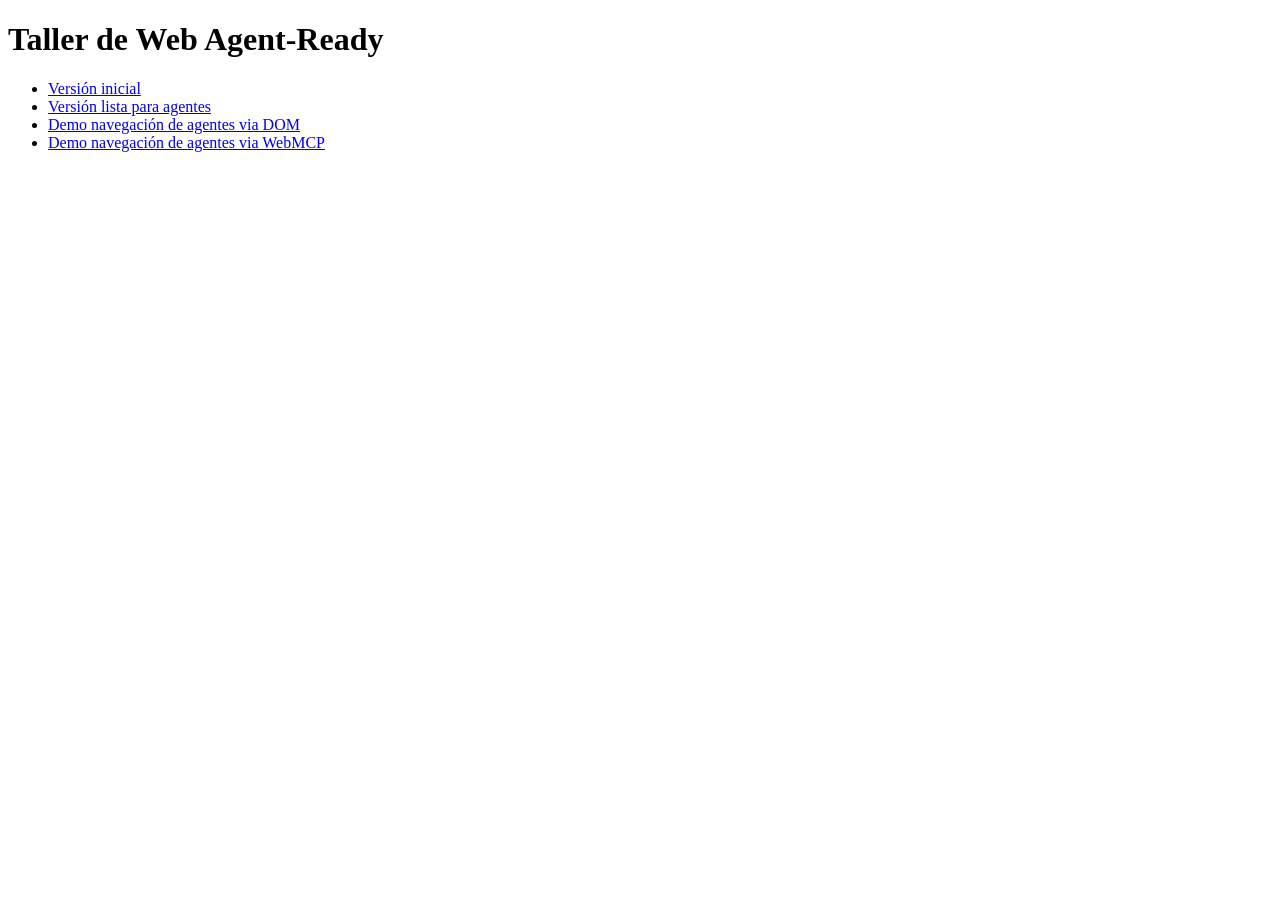
<file: index.html>
<!DOCTYPE html>
<html lang="es">
<head>
    <meta charset="UTF-8">
    <meta name="viewport" content="width=device-width, initial-scale=1.0">
    <title>Taller de Web Agent-Ready</title>
    <link rel="icon" href="/favicon.svg" type="image/svg+xml">
</head>
<body>
    <main>
        <h1>Taller de Web Agent-Ready</h1>
        <ul>
            <li><a href="/start/">Versión inicial</a></li>
            <li><a href="/agent-ready/">Versión lista para agentes</a></li>
            <li><a href="/demo-dom/">Demo navegación de agentes via DOM</a></li>
            <li><a href="/demo-webmcp/">Demo navegación de agentes via WebMCP</a></li>
        </ul>
    </main>
</body>
</html>
</file>
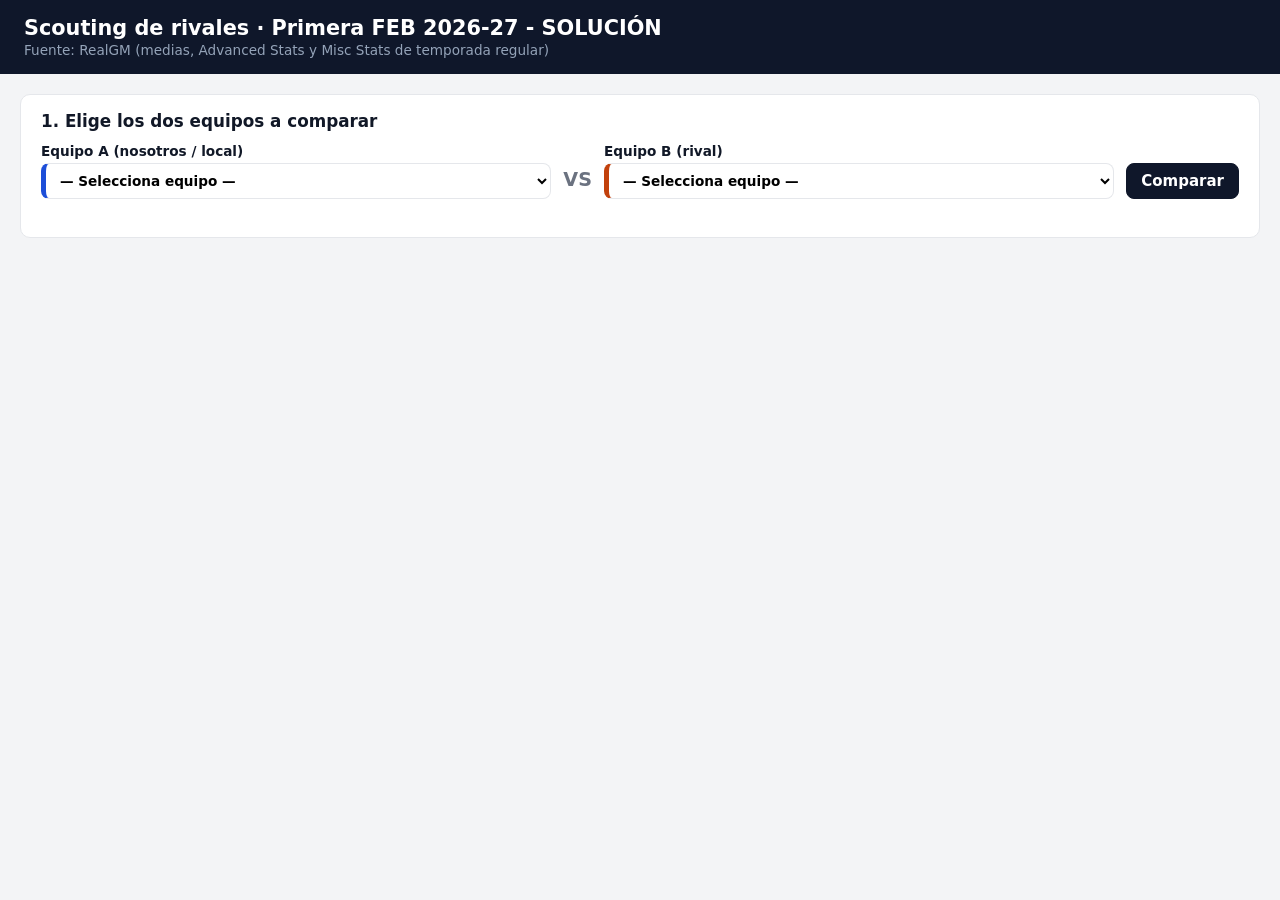
<file: agent-ready/index.html>
<!DOCTYPE html>
<html lang="es">
<head>
<meta charset="UTF-8">
<meta name="viewport" content="width=device-width, initial-scale=1">
<title>Scouting Primera FEB</title>
<link rel="stylesheet" href="styles.css">
</head>
<body>

<header class="cabecera">
  <div>
    <h1>Scouting de rivales · Primera FEB 2026-27 - SOLUCIÓN</h1>
    <p>Fuente: RealGM (medias, Advanced Stats y Misc Stats de temporada regular)</p>
  </div>
</header>

<main id="panel"
      data-equipo-a="" data-equipo-b=""
      data-filtro-posicion="todas" data-vista-equipo="ambos"
      data-orden="" data-direccion="desc"
      data-resaltado="" data-jugadores-visibles="0">

  <section class="tarjeta" aria-labelledby="titulo-equipos">
    <h2 id="titulo-equipos">1. Elige los dos equipos a comparar</h2>
    <form id="form-equipos"
          toolname="seleccionar-equipos"
          tooldescription="Selecciona los dos equipos de Primera FEB a comparar y muestra su comparativa, duelos por posición y tabla de jugadores. Códigos de equipo: OCB = Alimerka Oviedo Baloncesto, MON = Baloncesto Fuenlabrada, MEN = Bàsquet Menorca, ALB = Buenos Arenas Albacete Basket, CAJA = Caja 87, GRA = CB Granada, OUR = Club Ourense Baloncesto, CCC = Coto Córdoba CB, GCN = Dreamland Gran Canaria, PAE = FIBWI Palma, GBC = Gipuzkoa Basket, ICE = Grupo Alega Cantabria Estela, TIZ = Grupo Ureta Tizona Burgos, LUC = HLA Alicante, EST = Movistar Estudiantes, PAL = Palencia Baloncesto, PBM = Palma Bàsquet Mallorca, AQU = Zamora Enamora."
          toolautosubmit>
      <label>Equipo A (nosotros / local)
        <select id="sel-equipo-a" name="equipoA" required
                toolparamdescription="equipo local a comparar">
          <option value="">— Selecciona equipo —</option>
          <option value="OCB">Alimerka Oviedo Baloncesto (OCB)</option>
          <option value="MON">Baloncesto Fuenlabrada (MON)</option>
          <option value="MEN">Bàsquet Menorca (MEN)</option>
          <option value="ALB">Buenos Arenas Albacete Basket (ALB)</option>
          <option value="CAJA">Caja 87 (CAJA)</option>
          <option value="GRA">CB Granada (GRA)</option>
          <option value="OUR">Club Ourense Baloncesto (OUR)</option>
          <option value="CCC">Coto Córdoba CB (CCC)</option>
          <option value="GCN">Dreamland Gran Canaria (GCN)</option>
          <option value="PAE">FIBWI Palma (PAE)</option>
          <option value="GBC">Gipuzkoa Basket (GBC)</option>
          <option value="ICE">Grupo Alega Cantabria Estela (ICE)</option>
          <option value="TIZ">Grupo Ureta Tizona Burgos (TIZ)</option>
          <option value="LUC">HLA Alicante (LUC)</option>
          <option value="EST">Movistar Estudiantes (EST)</option>
          <option value="PAL">Palencia Baloncesto (PAL)</option>
          <option value="PBM">Palma Bàsquet Mallorca (PBM)</option>
          <option value="AQU">Zamora Enamora (AQU)</option>
        </select>
      </label>
      <span class="vs" aria-hidden="true">VS</span>
      <label>Equipo B (rival)
        <select id="sel-equipo-b" name="equipoB" required
                toolparamdescription="equipo visitante a comparar">
          <option value="">— Selecciona equipo —</option>
          <option value="OCB">Alimerka Oviedo Baloncesto (OCB)</option>
          <option value="MON">Baloncesto Fuenlabrada (MON)</option>
          <option value="MEN">Bàsquet Menorca (MEN)</option>
          <option value="ALB">Buenos Arenas Albacete Basket (ALB)</option>
          <option value="CAJA">Caja 87 (CAJA)</option>
          <option value="GRA">CB Granada (GRA)</option>
          <option value="OUR">Club Ourense Baloncesto (OUR)</option>
          <option value="CCC">Coto Córdoba CB (CCC)</option>
          <option value="GCN">Dreamland Gran Canaria (GCN)</option>
          <option value="PAE">FIBWI Palma (PAE)</option>
          <option value="GBC">Gipuzkoa Basket (GBC)</option>
          <option value="ICE">Grupo Alega Cantabria Estela (ICE)</option>
          <option value="TIZ">Grupo Ureta Tizona Burgos (TIZ)</option>
          <option value="LUC">HLA Alicante (LUC)</option>
          <option value="EST">Movistar Estudiantes (EST)</option>
          <option value="PAL">Palencia Baloncesto (PAL)</option>
          <option value="PBM">Palma Bàsquet Mallorca (PBM)</option>
          <option value="AQU">Zamora Enamora (AQU)</option>
        </select>
      </label>
      <button type="submit" class="primario">Comparar</button>
    </form>
    <p class="error" id="error-equipos" role="alert"></p>
  </section>

  <section class="tarjeta" id="seccion-comparativa" aria-labelledby="titulo-comparativa" hidden>
    <h2 id="titulo-comparativa">2. Comparativa de equipos</h2>
    <p class="ayuda" id="ayuda-comparativa"></p>
    <div class="comparativa">
      <article class="equipo-card" data-lado="A" id="card-equipo-a" aria-label="Resumen del equipo A"></article>
      <div class="barras" id="barras-comparativa" role="list" aria-label="Comparación de métricas por partido"></div>
      <article class="equipo-card" data-lado="B" id="card-equipo-b" aria-label="Resumen del equipo B"></article>
    </div>
  </section>

  <section class="tarjeta" id="seccion-duelos" aria-labelledby="titulo-duelos" hidden>
    <h2 id="titulo-duelos">3. Duelos por posición</h2>
    <p class="ayuda">Jugador con más minutos por partido en cada posición (emparejamiento probable).</p>
    <div class="duelos" id="duelos"></div>
  </section>

  <section class="tarjeta" id="seccion-jugadores" aria-labelledby="titulo-jugadores" hidden>
    <h2 id="titulo-jugadores">4. Jugadores</h2>

    <div id="filtros">
      <fieldset>
        <legend>Posición</legend>
        <div class="segmentado" id="botones-posicion" data-control="posicion"></div>
      </fieldset>

      <fieldset>
        <legend>Equipo</legend>
        <div class="segmentado" id="botones-vista" data-control="vista-equipo">
          <button type="button" data-valor="ambos" aria-pressed="true">Ambos</button>
          <button type="button" data-valor="A" aria-pressed="false" id="btn-vista-a">Equipo A</button>
          <button type="button" data-valor="B" aria-pressed="false" id="btn-vista-b">Equipo B</button>
        </div>
      </fieldset>

      <form id="form-orden"
            toolname="ordenar-por-estadistica"
            tooldescription="Ordena la tabla de jugadores por una estadística y devuelve los 5 primeros. Requiere haber seleccionado equipos con seleccionar-equipos."
            toolautosubmit>
        <label>
          <span>Ordenar por</span>
          <select id="sel-orden" name="metrica" data-control="orden"
                  toolparamdescription="Estadística por la que ordenar: pj = partidos jugados, min = minutos, pts = puntos, reb = rebotes, ast = asistencias, t3pct = % triples, t3m = triples anotados, rob = robos, tap = tapones, tov = pérdidas, per = PER, maxPts = máxima anotación. Vacío restaura el orden original.">
            <option value="">Original (equipo, puntos)</option>
            <option value="pj">Partidos jugados</option>
            <option value="min">Minutos</option>
            <option value="pts">Puntos</option>
            <option value="reb">Rebotes</option>
            <option value="ast">Asistencias</option>
            <option value="t3pct">% Triples</option>
            <option value="t3m">Triples anotados</option>
            <option value="rob">Robos</option>
            <option value="tap">Tapones</option>
            <option value="tov">Pérdidas</option>
            <option value="per">PER</option>
            <option value="maxPts">Máx. anotación</option>
          </select>
        </label>
        <label>
          <span>Dirección</span>
          <select id="sel-direccion" name="direccion" data-control="direccion"
                  toolparamdescription="desc = mayor a menor, asc = menor a mayor">
            <option value="desc">Mayor a menor</option>
            <option value="asc">Menor a mayor</option>
          </select>
        </label>
        <button type="submit">Ordenar</button>
      </form>

      <label>
        <span>Resaltar jugador</span>
        <input type="search" id="input-resaltar" name="nombre" list="lista-jugadores"
               placeholder="Nombre del jugador" autocomplete="off" data-control="resaltar">
        <datalist id="lista-jugadores"></datalist>
      </label>

      <button type="button" id="btn-limpiar">Limpiar filtros</button>
    </div>

    <p class="estado" id="estado" role="status" aria-live="polite"></p>

    <div class="tabla-contenedor">
      <table id="tabla-jugadores" data-componente="tabla-jugadores">
        <caption>Medias por partido. Pulsa una cabecera para ordenar.</caption>
        <thead>
          <tr id="fila-cabecera"></tr>
        </thead>
        <tbody id="cuerpo-tabla"></tbody>
      </table>
    </div>
  </section>
</main>

<script src="app.js"></script>
</body>
</html>
</file>
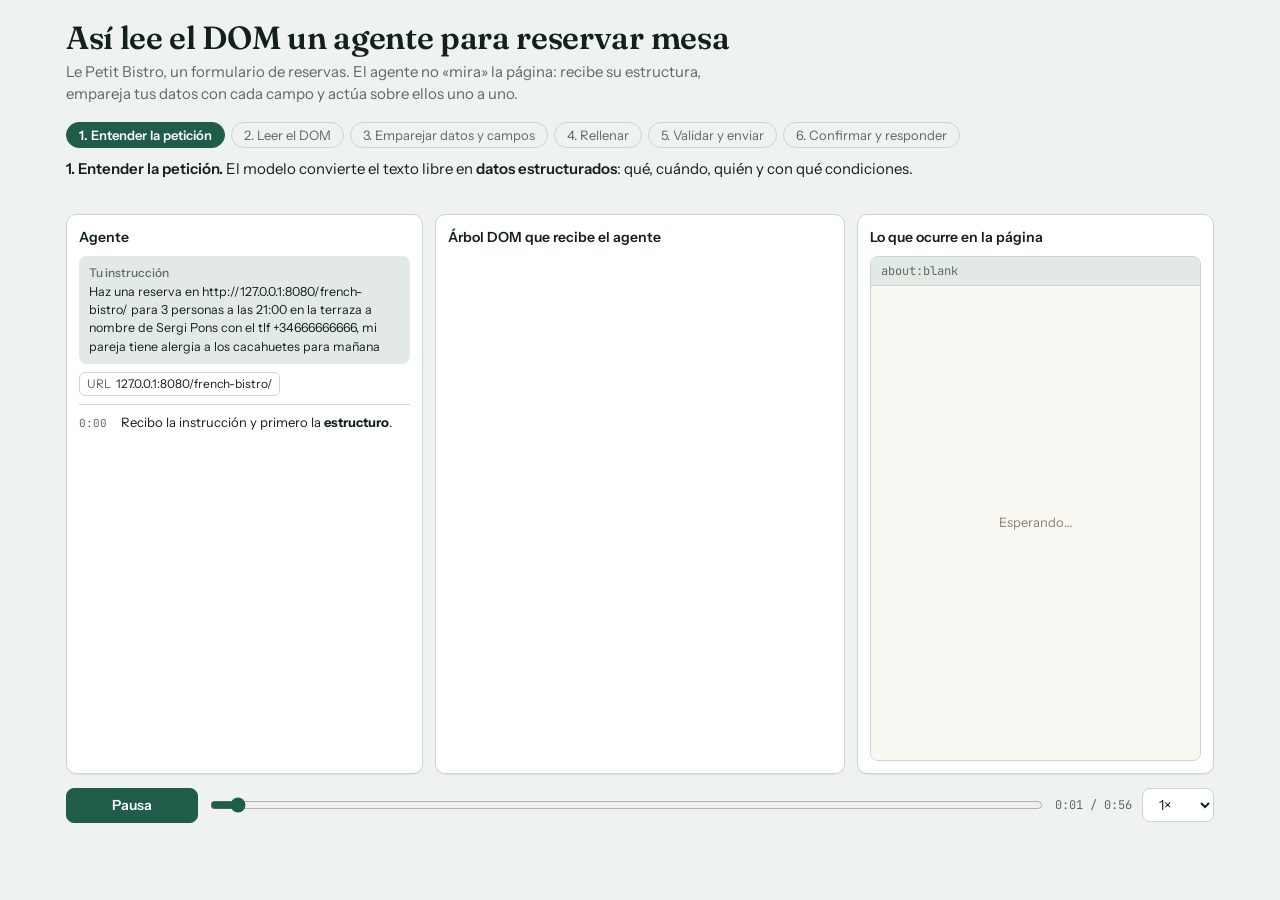
<file: demo-dom/index.html>
<!doctype html>
<html lang="es">
<head>
<meta charset="utf-8">
<meta name="viewport" content="width=device-width, initial-scale=1, viewport-fit=cover">
<title>Así lee el DOM un agente para reservar mesa</title>
<link rel="preconnect" href="https://fonts.googleapis.com">
<link rel="preconnect" href="https://fonts.gstatic.com" crossorigin>
<link href="https://fonts.googleapis.com/css2?family=Fraunces:opsz,wght@9..144,600&family=Instrument+Sans:wght@400;500;600&family=JetBrains+Mono:wght@400;500&display=swap" rel="stylesheet">
<style>
:root{
  --bg:#eef2f0; --surface:#ffffff; --surface2:#e3eae6; --text:#14201c; --muted:#5b6b64; --line:#cbd6d1;
  --green:#1f5d4a; --green-soft:#d3e8df; --brass:#9a6b12; --brass-soft:#f3e3bd;
  --ok:#237a4b; --ok-soft:#d6efe1; --tag:#1f5d4a; --label:#8a5a0b; --ref:#5b6b64;
  --shadow:0 1px 0 rgba(20,32,28,.06);
  box-sizing:border-box;
  padding-top:env(safe-area-inset-top,0px);
  padding-bottom:env(safe-area-inset-bottom,0px);
  color-scheme:light;
}
@media (prefers-color-scheme: dark){
  :root:not([data-theme="light"]){
    --bg:#0e1614; --surface:#15201d; --surface2:#1c2b27; --text:#e5ede9; --muted:#8fa39a; --line:#2a3b36;
    --green:#5dc09a; --green-soft:#1d3a30; --brass:#e0aa48; --brass-soft:#3a2f14;
    --ok:#5dc99a; --ok-soft:#173a2a; --tag:#5dc09a; --label:#e0aa48; --ref:#8fa39a;
    --shadow:none; color-scheme:dark;
  }
}
:root[data-theme="dark"]{
  --bg:#0e1614; --surface:#15201d; --surface2:#1c2b27; --text:#e5ede9; --muted:#8fa39a; --line:#2a3b36;
  --green:#5dc09a; --green-soft:#1d3a30; --brass:#e0aa48; --brass-soft:#3a2f14;
  --ok:#5dc99a; --ok-soft:#173a2a; --tag:#5dc09a; --label:#e0aa48; --ref:#8fa39a;
  --shadow:none; color-scheme:dark;
}
*,*::before,*::after{box-sizing:inherit}
html,body{margin:0}
body{background:var(--bg);color:var(--text);font:15px/1.5 "Instrument Sans",system-ui,-apple-system,"Segoe UI",sans-serif;min-height:100%}
.wrap{max-width:1180px;margin:0 auto;padding:20px 16px 28px}
h1{font:600 clamp(22px,3.2vw,32px)/1.15 "Fraunces",Georgia,"Times New Roman",serif;margin:0 0 4px;letter-spacing:-.01em}
.sub{color:var(--muted);margin:0 0 16px;max-width:70ch}
.steps{display:flex;gap:6px;flex-wrap:wrap;margin-bottom:10px}
.step{border:1px solid var(--line);border-radius:999px;padding:4px 12px;font-size:13px;color:var(--muted);background:transparent;cursor:pointer;font-family:inherit}
.step.on{background:var(--green);border-color:var(--green);color:#fff;font-weight:600}
:root[data-theme="dark"] .step.on{color:#0e1614}
@media (prefers-color-scheme: dark){:root:not([data-theme="light"]) .step.on{color:#0e1614}}
.step.done{color:var(--text);border-color:var(--green)}
.caption{min-height:44px;margin:0 0 12px;font-size:15px}
.caption b{font-weight:600}
.stage{display:grid;grid-template-columns:1fr 1.15fr 1fr;gap:12px;height:560px}
.pane{background:var(--surface);border:1px solid var(--line);border-radius:10px;padding:12px;display:flex;flex-direction:column;min-height:0;box-shadow:var(--shadow)}
.ptitle{font-weight:600;font-size:14px;margin-bottom:8px;color:var(--text)}
.prompt{background:var(--surface2);border-radius:8px;padding:8px 10px;font-size:12.5px;line-height:1.45;margin-bottom:8px}
.prompt b{display:block;font-size:12px;color:var(--muted);font-weight:500;margin-bottom:2px}
.chips{display:flex;flex-wrap:wrap;gap:5px;margin-bottom:8px}
.chip{border:1px solid var(--line);border-radius:6px;padding:2px 7px;font-size:12px;background:var(--surface);transition:background .3s,border-color .3s}
.chip i{font-style:normal;color:var(--muted);margin-right:5px}
.chip.used{background:var(--green-soft);border-color:var(--green)}
.log{flex:1;min-height:0;overflow:auto;font-size:13px;border-top:1px solid var(--line);padding-top:8px}
.ll{display:flex;gap:8px;margin-bottom:6px}
.ll>span{flex:none;font:400 11px/1.9 "JetBrains Mono",ui-monospace,monospace;color:var(--muted);width:34px}
.ll.dim{color:var(--muted)}
code{font:500 12px "JetBrains Mono",ui-monospace,Menlo,monospace;background:var(--surface2);border-radius:4px;padding:1px 4px}
.bubble{background:var(--ok-soft);border:1px solid var(--ok);border-radius:8px;padding:8px 10px;margin-top:6px}
.tree{flex:1;min-height:0;overflow:auto;font:400 12.5px/1.35 "JetBrains Mono",ui-monospace,Menlo,monospace}
.ln{padding:3px 6px;border-radius:5px;border-left:3px solid transparent;white-space:nowrap;margin-bottom:1px}
.ln .tg{color:var(--tag)}
.ln .lb{color:var(--label)}
.ln .rf{color:var(--ref);margin-left:6px}
.ln .bd{margin-left:8px;background:var(--green-soft);border-radius:4px;padding:0 5px;color:var(--text)}
.ln.act{background:var(--brass-soft);border-left-color:var(--brass)}
.ln.ign{opacity:.45;text-decoration:line-through}
.ln.in{animation:in .35s ease-out}
@keyframes in{from{background:var(--green-soft)}to{background:transparent}}
.nt{font:400 12px/1.4 "Instrument Sans",system-ui,sans-serif;color:var(--text);background:var(--brass-soft);border-radius:5px;padding:4px 8px;margin:2px 0 5px;white-space:normal}
.browser{flex:1;min-height:0;display:flex;flex-direction:column;border:1px solid var(--line);border-radius:8px;overflow:hidden}
.url{background:var(--surface2);font:400 12px "JetBrains Mono",ui-monospace,monospace;padding:6px 10px;color:var(--muted);border-bottom:1px solid var(--line);white-space:nowrap;overflow:hidden;text-overflow:ellipsis}
.viewport{flex:1;position:relative;overflow:auto;padding:14px;background:#faf8f3;color:#2a2116}
.blank{height:100%;display:grid;place-items:center;color:#8a8070;font-size:13px}
.bistro{font:600 20px/1.1 "Fraunces",Georgia,serif;margin:0}
.bsub{font-size:12px;color:#7a6e5c;margin:2px 0 10px}
.fld{margin-bottom:8px}
.fld label{display:flex;justify-content:space-between;font-size:11.5px;color:#5a4e3c;margin-bottom:2px}
.fld .ok{color:#237a4b;font-weight:600}
.box{border:1px solid #cdc4b2;background:#fff;border-radius:5px;padding:5px 8px;font-size:13px;min-height:29px;transition:border-color .2s,box-shadow .2s;color:#2a2116}
.box.ph{color:#9c917e}
.box.act{border-color:#9a6b12;box-shadow:0 0 0 3px rgba(154,107,18,.25)}
.box.good{border-color:#237a4b}
.box.ta{min-height:46px}
.caret{display:inline-block;width:1px;height:14px;background:#2a2116;vertical-align:-2px;margin-left:1px;animation:bl 1s steps(1) infinite}
@keyframes bl{50%{opacity:0}}
.btn{margin-top:6px;background:#1f5d4a;color:#fff;border-radius:5px;padding:7px 10px;text-align:center;font-size:13px;font-weight:600;transition:transform .15s,background .15s}
.btn.press{transform:scale(.97);background:#b5832a;outline:3px solid rgba(154,107,18,.35)}
.chat{position:absolute;right:10px;bottom:10px;width:30px;height:30px;border-radius:50%;background:#1f5d4a;display:grid;place-items:center;font-size:14px;opacity:.35}
.modal{position:absolute;inset:0;background:rgba(20,15,8,.55);display:grid;place-items:center;animation:fade .3s}
@keyframes fade{from{opacity:0}to{opacity:1}}
.dlg{background:#fff;border-radius:8px;padding:16px 18px;text-align:center;max-width:220px}
.dlg h3{margin:0 0 4px;font:600 16px "Fraunces",Georgia,serif;color:#1f5d4a}
.dlg p{margin:0 0 10px;font-size:13px}
.dlg .c{display:inline-block;background:#e8e2d3;border-radius:5px;padding:4px 10px;font-size:12px}
.controls{display:flex;align-items:center;gap:10px;margin-top:14px;flex-wrap:wrap}
.controls button,.controls select{font:inherit;font-size:14px;background:var(--surface);color:var(--text);border:1px solid var(--line);border-radius:8px;padding:6px 12px;cursor:pointer}
.controls button.primary{background:var(--green);border-color:var(--green);color:#fff;font-weight:600;min-width:132px}
:root[data-theme="dark"] .controls button.primary{color:#0e1614}
@media (prefers-color-scheme: dark){:root:not([data-theme="light"]) .controls button.primary{color:#0e1614}}
.controls input[type=range]{flex:1;min-width:140px;accent-color:var(--green)}
.time{font:400 12px "JetBrains Mono",ui-monospace,monospace;color:var(--muted);min-width:70px;text-align:right}
button:focus-visible,select:focus-visible,input:focus-visible{outline:2px solid var(--brass);outline-offset:2px}
.foot{color:var(--muted);font-size:12.5px;margin-top:14px;max-width:80ch}
@media (max-width:900px){
  .stage{grid-template-columns:1fr;height:auto}
  .pane{height:420px}
}
@media (prefers-reduced-motion: reduce){.ln.in,.caret,.modal{animation:none}}
</style>
</head>
<body>
<div class="wrap">
  <h1>Así lee el DOM un agente para reservar mesa</h1>
  <p class="sub">Le Petit Bistro, un formulario de reservas. El agente no «mira» la página: recibe su estructura, empareja tus datos con cada campo y actúa sobre ellos uno a uno.</p>
  <div class="steps" id="steps"></div>
  <p class="caption" id="caption"></p>
  <div class="stage">
    <section class="pane" id="pAgent" aria-label="Agente"></section>
    <section class="pane" id="pDom" aria-label="Árbol DOM"></section>
    <section class="pane" id="pPage" aria-label="Página"></section>
  </div>
  <div class="controls">
    <button class="primary" id="play" type="button">Pausa</button>
    <input id="scrub" type="range" min="0" max="5600" value="0" aria-label="Posición del vídeo">
    <span class="time" id="time">0:00 / 0:56</span>
    <select id="speed" aria-label="Velocidad">
      <option value="1">1×</option>
      <option value="1.5">1,5×</option>
      <option value="2">2×</option>
      <option value="0.5">0,5×</option>
    </select>
  </div>
</div>

<script>
(function(){
"use strict";
var DUR = 56;
var PROMPT = "Haz una reserva en http://127.0.0.1:8080/french-bistro/ para 3 personas a las 21:00 en la terraza a nombre de Sergi Pons con el tlf +34666666666, mi pareja tiene alergia a los cacahuetes para mañana";

var SCENES = [
  {t:0,  n:"Entender la petición", d:"El modelo convierte el texto libre en <b>datos estructurados</b>: qué, cuándo, quién y con qué condiciones."},
  {t:7,  n:"Leer el DOM", d:"En lugar de píxeles, el agente recibe el <b>árbol de accesibilidad</b>: roles, etiquetas y una referencia por nodo."},
  {t:15, n:"Emparejar datos y campos", d:"Cada dato se asocia con el campo cuya <b>etiqueta y tipo</b> encajan. Aquí es donde hace falta interpretar."},
  {t:23, n:"Rellenar", d:"Una acción por campo, dirigida a la referencia del nodo. Escribe en los de texto y elige opción en los desplegables."},
  {t:44, n:"Validar y enviar", d:"Si no aparece ningún mensaje de error, pulsa el botón de envío."},
  {t:48, n:"Confirmar y responder", d:"Lee el diálogo de éxito para saber que funcionó y te lo cuenta."}
];

var ENT = [
  {k:"URL", v:"127.0.0.1:8080/french-bistro/"},
  {k:"Nombre", v:"Sergi Pons"},
  {k:"Teléfono", v:"+34666666666"},
  {k:"Fecha", v:"«mañana» → 2026-11-07"},
  {k:"Hora", v:"21:00"},
  {k:"Personas", v:"3"},
  {k:"Zona", v:"Terraza"},
  {k:"Alergia", v:"cacahuetes"}
];

var FIELDS = [
  {ref:"ref_2", tag:"input type=text",  label:"Full Name",          val:"Sergi Pons",    show:"Sergi Pons",         kind:"text",   ph:"",
   note:"Texto libre. «a nombre de» apunta aquí.", act:"type"},
  {ref:"ref_3", tag:"input type=tel",   label:"Phone Number",       val:"+34666666666",  show:"+34666666666",       kind:"text",   ph:"",
   note:"El mensaje de ayuda pide 10 dígitos como mínimo; este número cumple.", act:"type"},
  {ref:"ref_4", tag:"input type=date",  label:"Date",               val:"2026-11-07",    show:"2026-11-07",         kind:"text",   ph:"dd/mm/aaaa",
   note:"«Mañana» no sirve tal cual: hoy es 06/11/2026, así que se convierte en 2026-11-07, el formato que exige type=date.", act:"type"},
  {ref:"ref_5", tag:"input type=time",  label:"Time",               val:"21:00",         show:"21:00",              kind:"text",   ph:"--:--",
   note:"Hora en formato de 24 h.", act:"type"},
  {ref:"ref_6", tag:"select",           label:"Guests",             val:"3 People",      show:"3 People",           kind:"select", ph:"2 People",
   note:"«3 personas» se traduce a la opción en inglés «3 People».", act:"select"},
  {ref:"ref_7", tag:"select",           label:"Seating Preference", val:"Terrace (Outdoor)", show:"Terrace (Outdoor)", kind:"select", ph:"Main Dining Room",
   note:"«Terraza» se empareja por significado con «Terrace (Outdoor)».", act:"select"},
  {ref:"ref_8", tag:"textarea",         label:"Special Requests",   val:"Mi pareja tiene alergia a los cacahuetes", show:"alergia: cacahuetes", kind:"text", ph:"", ta:true,
   note:"La alergia no tiene campo propio. Lo más razonable es dejarla en las peticiones especiales.", act:"type"}
];

var DOM = [
  {d:0, tag:"body"},
  {d:1, tag:"main"},
  {d:2, tag:"h1", label:"Le Petit Bistro"},
  {d:2, tag:"form", label:"Table Reservations"},
  {d:3, f:0},{d:3, f:1},{d:3, f:2},{d:3, f:3},{d:3, f:4},{d:3, f:5},{d:3, f:6},
  {d:3, tag:"button", label:"Request Reservation", ref:"ref_9", btn:true},
  {d:2, tag:"dialog", label:"Reservation Received", extra:"oculto"},
  {d:1, tag:"aside", label:"Bistro Assistant (chat)", ign:true}
];

/* tiempos */
var T_ENT=1.2, G_ENT=0.7;
var T_DOM=8.0, G_DOM=0.45;
var T_MAP=15.5, G_MAP=0.9;
var T_FILL=23, G_FILL=3;
var T_VAL=44, T_CLICK=46.5, T_DLG=48.4, T_END=51;

var LOG = [
  [0.4, "Recibo la instrucción y primero la <b>estructuro</b>."],
  [6.3, "Tengo la URL y 7 datos. Falta saber dónde va cada uno."],
  [7.2, "<code>navigate</code> a la URL indicada."],
  [8.1, "<code>read_page</code>: recibo el árbol de accesibilidad, no una captura."],
  [13.6, "Ignoro el widget de chat: no tiene nada que ver con la reserva.", "dim"],
  [14.4, "Encuentro 1 <code>form</code>, 7 campos y 1 botón de envío."],
  [15.4, "Emparejo cada dato con la <b>etiqueta y el tipo</b> del campo."],
  [17.4, "«Mañana» depende de la fecha de hoy: 06/11/2026 + 1 día."],
  [19.2, "«3 personas» → opción «3 People» del desplegable."],
  [20.1, "«Terraza» → «Terrace (Outdoor)»."],
  [21.0, "La alergia no tiene campo: va a <code>Special Requests</code>."],
  [21.8, "Plan listo: 7 acciones y 1 clic."],
  [44.2, "Reviso que no haya errores de validación visibles."],
  [45.6, "Todos los campos aceptados."],
  [46.6, "<code>click</code>(ref_9) en «Request Reservation»."],
  [48.5, "Aparece el diálogo «Reservation Received»: éxito."],
  [50.2, "Preparo la respuesta para el usuario."]
];
FIELDS.forEach(function(f,i){
  var t = T_FILL + i*G_FILL + 0.15;
  var v = f.val.length>26 ? f.val.slice(0,26)+"…" : f.val;
  LOG.push([t, "<code>"+(f.act==="select"?"form_input":"type")+"</code>("+f.ref+", «"+esc(v)+"»)"]);
});
LOG.sort(function(a,b){return a[0]-b[0]});

var FINAL_MSG = "Hecho. He solicitado la reserva en Le Petit Bistro: 3 personas, mañana (07/11/2026) a las 21:00, en la terraza, a nombre de Sergi Pons (+34666666666). He anotado en las peticiones especiales la alergia a los cacahuetes de tu pareja.";

function esc(s){return String(s).replace(/&/g,"&amp;").replace(/</g,"&lt;").replace(/>/g,"&gt;")}
function clamp(x,a,b){return Math.max(a,Math.min(b,x))}
function fmt(t){var s=Math.floor(t);return Math.floor(s/60)+":"+("0"+(s%60)).slice(-2)}

/* estado derivado del tiempo: permite avanzar y retroceder */
function stateAt(t){
  var S = {};
  S.ents = clamp(Math.floor((t-T_ENT)/G_ENT)+1,0,ENT.length);
  S.urlUsed = t>=7.2;
  S.dom = clamp(Math.floor((t-T_DOM)/G_DOM)+1,0,DOM.length);
  S.map = clamp(Math.floor((t-T_MAP)/G_MAP)+1,0,7);
  var fi = t<T_FILL ? -1 : Math.min(6,Math.floor((t-T_FILL)/G_FILL));
  S.active = -1;
  if(t>=T_MAP && t<T_FILL) S.active = S.map-1;
  else if(t>=T_FILL && t<T_VAL) S.active = fi;
  S.pageUrl = t<7.2 ? 0 : (t<7.6 ? 1 : 2);
  S.vals = [];
  for(var i=0;i<7;i++){
    var f = FIELDS[i], v = f.ph, ph = true, caret = false;
    if(t>=T_VAL || (fi>i)){ v=f.val; ph=false; }
    else if(fi===i){
      var p = (t-T_FILL-i*G_FILL)/G_FILL;
      if(f.kind==="select"){ if(p>0.45){ v=f.val; ph=false; } }
      else {
        var n = Math.floor(clamp(p/0.6,0,1)*f.val.length);
        if(n>0){ v=f.val.slice(0,n); ph=false; }
        caret = p<0.62;
      }
    }
    S.vals.push([v,ph,caret?1:0]);
  }
  S.validate = t>=T_VAL;
  S.press = t>=T_CLICK && t<T_DLG;
  S.activeBtn = t>=T_CLICK && t<T_END;
  S.dialog = t>=T_DLG;
  S.final = t>=T_END;
  S.logN = LOG.filter(function(l){return l[0]<=t}).length;
  var sc=0; SCENES.forEach(function(s,i){ if(t>=s.t) sc=i; });
  S.scene = sc;
  return S;
}

var elAgent=document.getElementById("pAgent"),
    elDom=document.getElementById("pDom"),
    elPage=document.getElementById("pPage"),
    elCap=document.getElementById("caption"),
    elSteps=document.getElementById("steps");

SCENES.forEach(function(s,i){
  var b=document.createElement("button");
  b.type="button"; b.className="step"; b.id="st"+i; b.textContent=(i+1)+". "+s.n;
  b.addEventListener("click",function(){ t=s.t+0.01; playing=false; updBtn(); draw(true); });
  elSteps.appendChild(b);
});

function renderAgent(S,t){
  var h = '<div class="ptitle">Agente</div>';
  h += '<div class="prompt"><b>Tu instrucción</b>'+esc(PROMPT)+'</div>';
  if(S.ents){
    h += '<div class="chips">';
    for(var i=0;i<S.ents;i++){
      var used = i===0 ? S.urlUsed : S.map>=i;
      h += '<span class="chip'+(used?' used':'')+'"><i>'+ENT[i].k+'</i>'+esc(ENT[i].v)+'</span>';
    }
    h += '</div>';
  }
  h += '<div class="log" id="log">';
  for(var j=0;j<S.logN;j++){
    var l=LOG[j];
    h += '<div class="ll'+(l[2]?' '+l[2]:'')+'"><span>'+fmt(l[0])+'</span><div>'+l[1]+'</div></div>';
  }
  if(S.final) h += '<div class="bubble">'+esc(FINAL_MSG)+'</div>';
  h += '</div>';
  elAgent.innerHTML = h;
  var lg=document.getElementById("log"); if(lg) lg.scrollTop=lg.scrollHeight;
}

function renderDom(S,t){
  var h = '<div class="ptitle">Árbol DOM que recibe el agente</div><div class="tree" id="tree">';
  for(var i=0;i<S.dom;i++){
    var n=DOM[i], cls="ln", pad=n.d*14, inner="", note="";
    if(i===S.dom-1 && t<15) cls+=" in";
    if(n.f!==undefined){
      var f=FIELDS[n.f];
      if(S.active===n.f) cls+=" act";
      inner = '<span class="tg">&lt;'+esc(f.tag)+'&gt;</span> <span class="lb">«'+esc(f.label)+'»</span><span class="rf">'+f.ref+'</span>';
      if(n.f<S.map) inner += '<span class="bd">← '+esc(f.show)+'</span>';
      if(S.active===n.f) note = '<div class="nt" style="margin-left:'+pad+'px">'+esc(f.note)+'</div>';
    } else {
      if(n.ign) cls+=" ign";
      if(n.btn && S.activeBtn) cls+=" act";
      inner = '<span class="tg">&lt;'+esc(n.tag)+'&gt;</span>';
      if(n.label) inner += ' <span class="lb">«'+esc(n.label)+'»</span>';
      if(n.ref) inner += '<span class="rf">'+n.ref+'</span>';
      if(n.extra) inner += '<span class="rf">['+esc(n.extra)+']</span>';
      if(n.ign) inner += '<span class="rf" style="text-decoration:none;display:inline-block">ignorado</span>';
    }
    h += '<div class="'+cls+'" style="padding-left:'+(pad+6)+'px">'+inner+'</div>'+note;
  }
  h += '</div>';
  var prev = document.getElementById("tree");
  var keep = prev ? prev.scrollTop : 0;
  elDom.innerHTML = h;
  var tr=document.getElementById("tree");
  var act = tr.querySelector(".act");
  if(act && S.active>=0){ tr.scrollTop = Math.max(0, act.offsetTop - tr.clientHeight/2); }
  else if(S.dom<DOM.length || S.final===false){ tr.scrollTop = keep; }
}

function renderPage(S,t){
  var urlTxt = S.pageUrl===0 ? "about:blank" : "127.0.0.1:8080/french-bistro/";
  var h = '<div class="ptitle">Lo que ocurre en la página</div><div class="browser"><div class="url">'+urlTxt+'</div><div class="viewport">';
  if(S.pageUrl<2){
    h += '<div class="blank">'+(S.pageUrl===1?"Cargando…":"Esperando…")+'</div>';
  } else {
    h += '<p class="bistro">Le Petit Bistro</p><p class="bsub">Table Reservations</p>';
    for(var i=0;i<7;i++){
      var f=FIELDS[i], v=S.vals[i];
      var cls="box"+(v[1]?" ph":"")+(f.ta?" ta":"");
      if(S.active===i && t>=T_FILL) cls+=" act";
      if(S.validate) cls+=" good";
      h += '<div class="fld"><label><span>'+esc(f.label)+'</span>'+(S.validate?'<span class="ok">✓</span>':'')+'</label>';
      h += '<div class="'+cls+'">'+esc(v[0])+(v[2]?'<span class="caret"></span>':'')+'</div></div>';
    }
    h += '<div class="btn'+(S.press?' press':'')+'">Request Reservation</div>';
    h += '<div class="chat" title="Chat">💬</div>';
    if(S.dialog){
      h += '<div class="modal"><div class="dlg"><h3>Reservation Received</h3><p>Bon Appétit!</p><span class="c">Close Window</span></div></div>';
    }
  }
  h += '</div></div>';
  var prevV = elPage.querySelector(".viewport");
  var keep = prevV ? prevV.scrollTop : 0;
  elPage.innerHTML = h;
  var nv = elPage.querySelector(".viewport");
  if(nv){
    var a = nv.querySelector(".box.act");
    if(a){ nv.scrollTop = Math.max(0, a.offsetTop - nv.clientHeight/2); } else { nv.scrollTop = keep; }
  }
}

var lastKey = {a:"",d:"",p:"",c:""};
function draw(force){
  var S = stateAt(t);
  var kA = JSON.stringify([S.ents,S.urlUsed,S.map,S.logN,S.final]);
  var kD = JSON.stringify([S.dom,S.map,S.active,S.activeBtn,t<15?S.dom:0]);
  var kP = JSON.stringify([S.pageUrl,S.vals,S.active,S.validate,S.press,S.dialog]);
  if(force || kA!==lastKey.a){ lastKey.a=kA; renderAgent(S,t); }
  if(force || kD!==lastKey.d){ lastKey.d=kD; renderDom(S,t); }
  if(force || kP!==lastKey.p){ lastKey.p=kP; renderPage(S,t); }
  var kC = S.scene;
  if(force || kC!==lastKey.c){
    lastKey.c=kC;
    elCap.innerHTML = "<b>"+(S.scene+1)+". "+SCENES[S.scene].n+".</b> "+SCENES[S.scene].d;
    SCENES.forEach(function(s,i){
      var b=document.getElementById("st"+i);
      b.className="step"+(i===S.scene?" on":(i<S.scene?" done":""));
    });
  }
  if(!dragging) scrub.value = Math.round(t*100);
  timeEl.textContent = fmt(t)+" / "+fmt(DUR);
}

var t=0, playing=true, speed=1, last=performance.now(), dragging=false;
var playBtn=document.getElementById("play"),
    scrub=document.getElementById("scrub"),
    timeEl=document.getElementById("time"),
    speedSel=document.getElementById("speed");

function updBtn(){
  playBtn.textContent = playing ? "Pausa" : (t>=DUR ? "Repetir" : "Reproducir");
}
playBtn.addEventListener("click",function(){
  if(!playing && t>=DUR){ t=0; lastKey={a:"",d:"",p:"",c:""}; }
  playing=!playing; last=performance.now(); updBtn();
});
speedSel.addEventListener("change",function(){ speed=parseFloat(speedSel.value); });
scrub.addEventListener("input",function(){ dragging=true; t=scrub.value/100; draw(true); });
scrub.addEventListener("change",function(){ dragging=false; });

function frame(now){
  var dt=(now-last)/1000; last=now;
  if(playing){
    t += Math.min(dt,0.1)*speed;
    if(t>=DUR){ t=DUR; playing=false; updBtn(); }
  }
  draw(false);
  requestAnimationFrame(frame);
}
updBtn();
draw(true);
requestAnimationFrame(function(n){ last=n; frame(n); });
})();
</script>
</body>
</html>
</file>
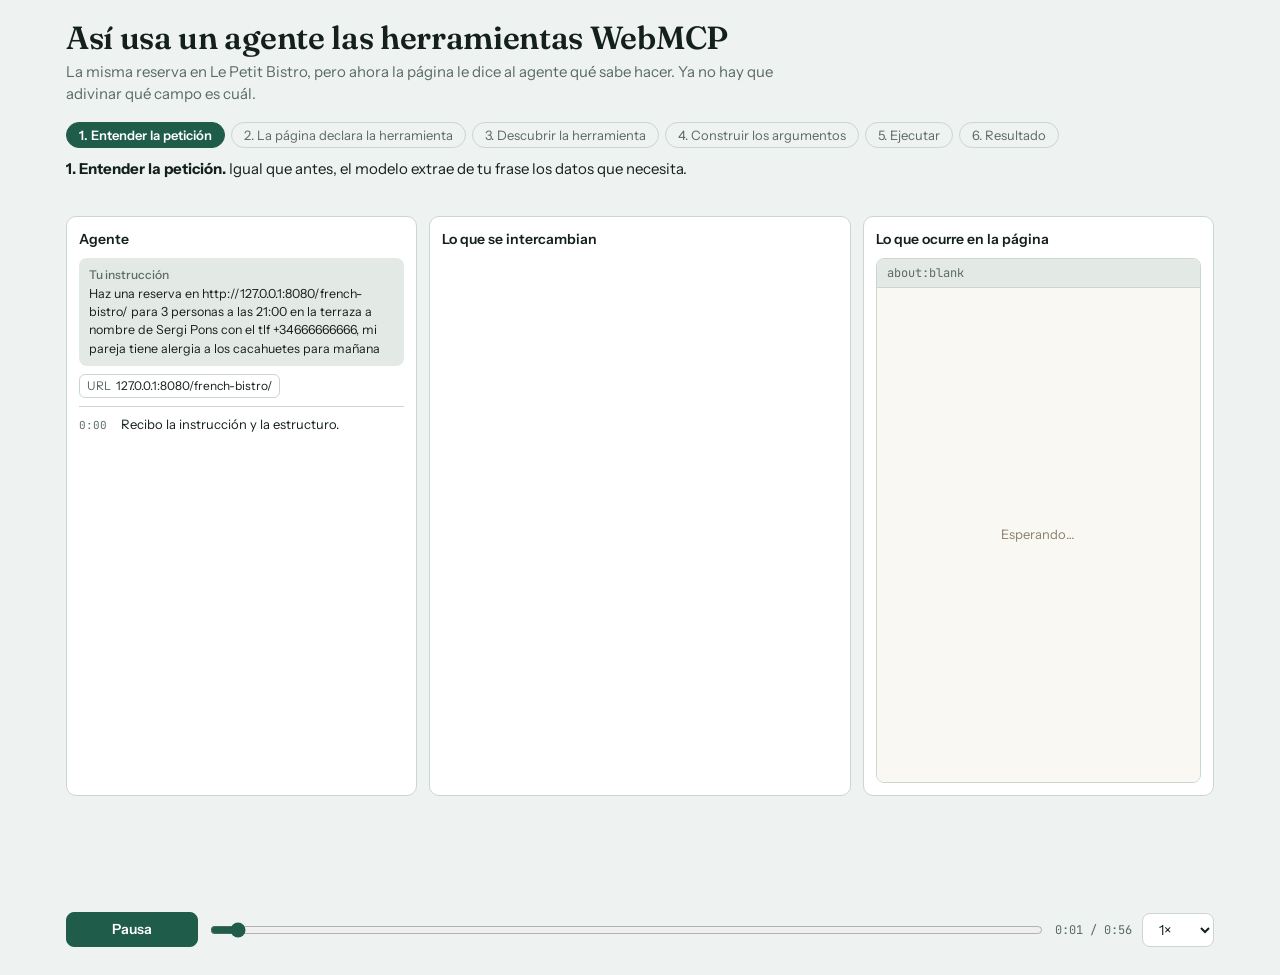
<file: demo-webmcp/index.html>
<!doctype html>
<html lang="es">
<head>
<meta charset="utf-8">
<meta name="viewport" content="width=device-width, initial-scale=1, viewport-fit=cover">
<title>Así usa un agente las herramientas WebMCP</title>
<link rel="preconnect" href="https://fonts.googleapis.com">
<link rel="preconnect" href="https://fonts.gstatic.com" crossorigin>
<link href="https://fonts.googleapis.com/css2?family=Fraunces:opsz,wght@9..144,600&family=Instrument+Sans:wght@400;500;600&family=JetBrains+Mono:wght@400;500&display=swap" rel="stylesheet">
<style>
:root{
  --bg:#eef2f0; --surface:#ffffff; --surface2:#e3eae6; --text:#14201c; --muted:#5b6b64; --line:#cbd6d1;
  --green:#1f5d4a; --green-soft:#d3e8df; --brass:#9a6b12; --brass-soft:#f3e3bd;
  --blue:#2a5f9e; --blue-soft:#dbe8f6; --ok:#237a4b; --ok-soft:#d6efe1;
  --tag:#1f5d4a; --attr:#8a5a0b; --val:#2a5f9e;
  --on-accent:#ffffff;
  box-sizing:border-box;
  padding-top:env(safe-area-inset-top,0px);
  padding-bottom:env(safe-area-inset-bottom,0px);
  color-scheme:light;
}
@media (prefers-color-scheme: dark){
  :root:not([data-theme="light"]){
    --bg:#0e1614; --surface:#15201d; --surface2:#1c2b27; --text:#e5ede9; --muted:#8fa39a; --line:#2a3b36;
    --green:#5dc09a; --green-soft:#1d3a30; --brass:#e0aa48; --brass-soft:#3a2f14;
    --blue:#7bb4ee; --blue-soft:#1b3047; --ok:#5dc99a; --ok-soft:#173a2a;
    --tag:#5dc09a; --attr:#e0aa48; --val:#7bb4ee; --on-accent:#0e1614; color-scheme:dark;
  }
}
:root[data-theme="dark"]{
  --bg:#0e1614; --surface:#15201d; --surface2:#1c2b27; --text:#e5ede9; --muted:#8fa39a; --line:#2a3b36;
  --green:#5dc09a; --green-soft:#1d3a30; --brass:#e0aa48; --brass-soft:#3a2f14;
  --blue:#7bb4ee; --blue-soft:#1b3047; --ok:#5dc99a; --ok-soft:#173a2a;
  --tag:#5dc09a; --attr:#e0aa48; --val:#7bb4ee; --on-accent:#0e1614; color-scheme:dark;
}
*,*::before,*::after{box-sizing:inherit}
html,body{margin:0}
body{background:var(--bg);color:var(--text);font:15px/1.5 "Instrument Sans",system-ui,-apple-system,"Segoe UI",sans-serif;min-height:100%}
.wrap{max-width:1180px;margin:0 auto;padding:20px 16px 28px}
h1{font:600 clamp(22px,3.2vw,32px)/1.15 "Fraunces",Georgia,"Times New Roman",serif;margin:0 0 4px;letter-spacing:-.01em}
.sub{color:var(--muted);margin:0 0 16px;max-width:72ch}
.steps{display:flex;gap:6px;flex-wrap:wrap;margin-bottom:10px}
.step{border:1px solid var(--line);border-radius:999px;padding:4px 12px;font-size:13px;color:var(--muted);background:transparent;cursor:pointer;font-family:inherit}
.step.on{background:var(--green);border-color:var(--green);color:var(--on-accent);font-weight:600}
.step.done{color:var(--text);border-color:var(--green)}
.caption{min-height:46px;margin:0 0 12px;font-size:15px}
.stage{display:grid;grid-template-columns:1fr 1.2fr 1fr;gap:12px;height:580px}
.pane{background:var(--surface);border:1px solid var(--line);border-radius:10px;padding:12px;display:flex;flex-direction:column;min-height:0}
.ptitle{font-weight:600;font-size:14px;margin-bottom:8px}
.prompt{background:var(--surface2);border-radius:8px;padding:8px 10px;font-size:12.5px;line-height:1.45;margin-bottom:8px}
.prompt b{display:block;font-size:12px;color:var(--muted);font-weight:500;margin-bottom:2px}
.chips{display:flex;flex-wrap:wrap;gap:5px;margin-bottom:8px}
.chip{border:1px solid var(--line);border-radius:6px;padding:2px 7px;font-size:12px;background:var(--surface);transition:background .3s,border-color .3s}
.chip i{font-style:normal;color:var(--muted);margin-right:5px}
.chip.used{background:var(--green-soft);border-color:var(--green)}
.log{flex:1;min-height:0;overflow:auto;font-size:13px;border-top:1px solid var(--line);padding-top:8px}
.ll{display:flex;gap:8px;margin-bottom:6px}
.ll>span{flex:none;font:400 11px/1.9 "JetBrains Mono",ui-monospace,monospace;color:var(--muted);width:34px}
.ll.dim{color:var(--muted)}
code{font:500 12px "JetBrains Mono",ui-monospace,Menlo,monospace;background:var(--surface2);border-radius:4px;padding:1px 4px}
.bubble{background:var(--ok-soft);border:1px solid var(--ok);border-radius:8px;padding:8px 10px;margin-top:6px}
.stream{flex:1;min-height:0;overflow:auto}
.card{border:1px solid var(--line);border-left-width:4px;border-radius:8px;padding:8px 10px;margin-bottom:10px}
.card.page{border-left-color:var(--brass)}
.card.out{border-left-color:var(--green)}
.card.in{border-left-color:var(--blue)}
.card h4{margin:0 0 6px;font-size:13px;font-weight:600}
.card h4 small{font-weight:400;color:var(--muted);margin-left:6px}
.code{font:400 12px/1.5 "JetBrains Mono",ui-monospace,Menlo,monospace;white-space:pre;overflow-x:auto}
.code .l{display:block;padding:0 4px;border-radius:4px;border-left:3px solid transparent}
.code .l.in{animation:flash .5s ease-out}
.code .l.act{background:var(--brass-soft);border-left-color:var(--brass)}
.code .l.hl{background:var(--brass-soft)}
.tg{color:var(--tag)} .at{color:var(--attr)} .vl{color:var(--val)}
@keyframes flash{from{background:var(--green-soft)}to{background:transparent}}
.nt{font:400 12px/1.4 "Instrument Sans",system-ui,sans-serif;color:var(--text);background:var(--brass-soft);border-radius:5px;padding:4px 8px;margin:2px 0 5px 12px;white-space:normal}
.browser{flex:1;min-height:0;display:flex;flex-direction:column;border:1px solid var(--line);border-radius:8px;overflow:hidden}
.url{background:var(--surface2);font:400 12px "JetBrains Mono",ui-monospace,monospace;padding:6px 10px;color:var(--muted);border-bottom:1px solid var(--line);white-space:nowrap;overflow:hidden;text-overflow:ellipsis}
.viewport{flex:1;position:relative;overflow:auto;padding:14px;background:#faf8f3;color:#2a2116}
.blank{height:100%;display:grid;place-items:center;color:#8a8070;font-size:13px}
.formwrap{border:2px solid transparent;border-radius:8px;padding:8px;margin:-8px;transition:border-color .25s,background .25s}
.formwrap.tool{border-color:#9a6b12;background:rgba(154,107,18,.07)}
.agentbadge{display:inline-block;background:#9a6b12;color:#fff;font-size:11px;border-radius:4px;padding:1px 7px;margin-bottom:6px}
.bistro{font:600 20px/1.1 "Fraunces",Georgia,serif;margin:0}
.bsub{font-size:12px;color:#7a6e5c;margin:2px 0 10px}
.fld{margin-bottom:8px}
.fld label{display:block;font-size:11.5px;color:#5a4e3c;margin-bottom:2px}
.box{border:1px solid #cdc4b2;background:#fff;border-radius:5px;padding:5px 8px;font-size:13px;min-height:29px;color:#2a2116}
.box.ph{color:#9c917e}
.box.ta{min-height:46px}
.box.fill{animation:fillflash .7s ease-out;border-color:#237a4b}
@keyframes fillflash{from{background:#cfe9d9}to{background:#fff}}
.btn{margin-top:6px;background:#1f5d4a;color:#fff;border-radius:5px;padding:7px 10px;text-align:center;font-size:13px;font-weight:600;transition:transform .15s,background .15s}
.btn.press{transform:scale(.97);background:#b5832a;outline:3px solid rgba(154,107,18,.35)}
.modal{position:absolute;inset:0;background:rgba(20,15,8,.55);display:grid;place-items:center;animation:fade .3s}
@keyframes fade{from{opacity:0}to{opacity:1}}
.dlg{background:#fff;border-radius:8px;padding:16px 18px;text-align:center;max-width:220px}
.dlg h3{margin:0 0 4px;font:600 16px "Fraunces",Georgia,serif;color:#1f5d4a}
.dlg p{margin:0 0 10px;font-size:13px;color:#2a2116}
.dlg .c{display:inline-block;background:#e8e2d3;border-radius:5px;padding:4px 10px;font-size:12px;color:#2a2116}
.strip{margin-top:12px;display:grid;grid-template-columns:1fr 1fr;gap:12px;opacity:0;transform:translateY(6px);transition:opacity .5s,transform .5s;pointer-events:none}
.strip.on{opacity:1;transform:none}
.cmp{background:var(--surface);border:1px solid var(--line);border-radius:10px;padding:10px 12px;font-size:13.5px}
.cmp b{font-weight:600}
.cmp .sq{display:flex;gap:4px;margin:8px 0 2px;flex-wrap:wrap}
.cmp .sq i{width:18px;height:18px;border-radius:4px;background:var(--surface2);border:1px solid var(--line)}
.cmp.web .sq i{background:var(--green);border-color:var(--green)}
.controls{display:flex;align-items:center;gap:10px;margin-top:14px;flex-wrap:wrap}
.controls button,.controls select{font:inherit;font-size:14px;background:var(--surface);color:var(--text);border:1px solid var(--line);border-radius:8px;padding:6px 12px;cursor:pointer}
.controls button.primary{background:var(--green);border-color:var(--green);color:var(--on-accent);font-weight:600;min-width:132px}
.controls input[type=range]{flex:1;min-width:140px;accent-color:var(--green)}
.time{font:400 12px "JetBrains Mono",ui-monospace,monospace;color:var(--muted);min-width:70px;text-align:right}
button:focus-visible,select:focus-visible,input:focus-visible{outline:2px solid var(--brass);outline-offset:2px}
.foot{color:var(--muted);font-size:12.5px;margin-top:14px;max-width:84ch}
@media (max-width:900px){
  .stage{grid-template-columns:1fr;height:auto}
  .pane{height:440px}
  .strip{grid-template-columns:1fr}
}
@media (prefers-reduced-motion: reduce){.code .l.in,.modal,.box.fill{animation:none}}
</style>
</head>
<body>
<div class="wrap">
  <h1>Así usa un agente las herramientas WebMCP</h1>
  <p class="sub">La misma reserva en Le Petit Bistro, pero ahora la página le dice al agente qué sabe hacer. Ya no hay que adivinar qué campo es cuál.</p>
  <div class="steps" id="steps"></div>
  <p class="caption" id="caption"></p>
  <div class="stage">
    <section class="pane" id="pAgent" aria-label="Agente"></section>
    <section class="pane" id="pStream" aria-label="Mensajes entre agente y navegador"></section>
    <section class="pane" id="pPage" aria-label="Página"></section>
  </div>
  <div class="strip" id="strip">
    <div class="cmp"><b>Leyendo el DOM</b> (vídeo anterior)
      <div class="sq" aria-hidden="true"><i></i><i></i><i></i><i></i><i></i><i></i><i></i><i></i><i></i></div>
      1 lectura de la página + 7 campos + 1 clic = 9 acciones, todas deducidas por el agente.</div>
    <div class="cmp web"><b>Con WebMCP</b>
      <div class="sq" aria-hidden="true"><i></i><i></i></div>
      1 descubrimiento + 1 llamada = 2 acciones, con el contrato de la página como guía.</div>
  </div>
  <div class="controls">
    <button class="primary" id="play" type="button">Pausa</button>
    <input id="scrub" type="range" min="0" max="5600" value="0" aria-label="Posición del vídeo">
    <span class="time" id="time">0:00 / 0:56</span>
    <select id="speed" aria-label="Velocidad">
      <option value="1">1×</option>
      <option value="1.5">1,5×</option>
      <option value="2">2×</option>
      <option value="0.5">0,5×</option>
    </select>
  </div>
</div>

<script>
(function(){
"use strict";
var DUR = 56;
var PROMPT = "Haz una reserva en http://127.0.0.1:8080/french-bistro/ para 3 personas a las 21:00 en la terraza a nombre de Sergi Pons con el tlf +34666666666, mi pareja tiene alergia a los cacahuetes para mañana";

var SCENES = [
  {t:0,    n:"Entender la petición", d:"Igual que antes, el modelo extrae de tu frase los datos que necesita."},
  {t:7,    n:"La página declara la herramienta", d:"El desarrollador añade <b>toolname</b> y <b>tooldescription</b> a un formulario. El agente no lee este HTML: el navegador lo convierte en una herramienta."},
  {t:15,   n:"Descubrir la herramienta", d:"El agente pregunta qué herramientas hay y recibe un <b>contrato</b>: nombre, descripción, campos, tipos y valores permitidos."},
  {t:25,   n:"Construir los argumentos", d:"Con el contrato delante no hay que adivinar: cada dato se ajusta al tipo y a las opciones que la página acepta."},
  {t:38.5, n:"Ejecutar", d:"Una sola llamada. El navegador rellena el formulario real, a la vista del usuario, y lo envía."},
  {t:44.5, n:"Resultado", d:"La página devuelve el resultado y el agente se lo cuenta al usuario."}
];

var ENT = [
  {k:"URL", v:"127.0.0.1:8080/french-bistro/"},
  {k:"Nombre", v:"Sergi Pons"},
  {k:"Teléfono", v:"+34666666666"},
  {k:"Fecha", v:"«mañana» → 2026-11-07"},
  {k:"Hora", v:"21:00"},
  {k:"Personas", v:"3"},
  {k:"Zona", v:"Terraza"},
  {k:"Alergia", v:"cacahuetes"}
];

/* Contenido de la página (lo que se ve en el navegador) */
var FIELDS = [
  {label:"Full Name", show:"Sergi Pons", ph:""},
  {label:"Phone Number", show:"+34666666666", ph:""},
  {label:"Date", show:"2026-11-07", ph:"dd/mm/aaaa"},
  {label:"Time", show:"21:00", ph:"--:--"},
  {label:"Guests", show:"3 People", ph:"2 People"},
  {label:"Seating Preference", show:"Terrace (Outdoor)", ph:"Main Dining Room"},
  {label:"Special Requests", show:"Mi pareja tiene alergia a los cacahuetes", ph:"", ta:true}
];

/* Lo que escribe el desarrollador (abreviado) */
function A(n,v){return '<span class="at">'+n+'</span>=<span class="vl">"'+v+'"</span>'}
function IN(tag,name,req){return '  <span class="tg">&lt;'+tag+'</span> '+A("name",name)+(req?' <span class="at">required</span>':'')+'<span class="tg">&gt;</span>'}
var HTML_LINES = [
  {h:'<span class="tg">&lt;form</span> '+A("id","reservationForm")},
  {h:'  <span class="at">toolname</span>=<span class="vl">"book_table_le_petit_bistro"</span>', hl:1},
  {h:'  <span class="at">tooldescription</span>=<span class="vl">"Initiates a dining reservation…"</span><span class="tg">&gt;</span>', hl:1},
  {h:IN("input","name",1)},
  {h:IN("input","phone",1)},
  {h:IN("input","date",1)},
  {h:IN("input","time",1)},
  {h:IN("select","guests",1)+'  <span class="rf">1 … 6</span>'},
  {h:IN("select","seating",0)+'  Main Dining … Bar'},
  {h:IN("textarea","requests",0)},
  {h:'  <span class="tg">&lt;button&gt;</span>Request Reservation<span class="tg">&lt;/button&gt;</span>'},
  {h:'<span class="tg">&lt;/form&gt;</span>'}
];

var SCHEMA = [
  '{ "name": "book_table_le_petit_bistro",',
  '  "description": "Initiates a dining reservation request…",',
  '  "inputSchema": {',
  '    "type": "object",',
  '    "properties": {',
  '      "name":     { "type": "string" },',
  '      "phone":    { "type": "string" },',
  '      "date":     { "type": "string" },',
  '      "time":     { "type": "string" },',
  '      "guests":   { "enum": ["1","2","3","4","5","6"] },',
  '      "seating":  { "enum": ["Main Dining","Terrace","Private Booth","Bar"] },',
  '      "requests": { "type": "string" }',
  '    },',
  '    "required": ["name","phone","date","time","guests"]',
  '  } }'
];
var REQ_LINE = 12;

var ARGS = [
  {l:'  "name": "Sergi Pons",', n:"«A nombre de» → name."},
  {l:'  "phone": "+34666666666",', n:"El ejemplo del esquema es un teléfono de EE. UU., pero es solo una pista: se envía el número tal cual."},
  {l:'  "date": "2026-11-07",', n:"«Mañana» → hoy es 06/11/2026, así que 2026-11-07."},
  {l:'  "time": "21:00",', n:"Hora en 24 h."},
  {l:'  "guests": "3",', n:"El esquema pide texto de un enumerado: «3», no el número 3."},
  {l:'  "seating": "Terrace",', n:"Se usa el valor permitido «Terrace», no el texto visible «Terrace (Outdoor)»."},
  {l:'  "requests": "Mi pareja tiene alergia a los cacahuetes"', n:"La alergia no tiene campo propio: va en requests."}
];

/* Tiempos */
var T_ENT=1.2, G_ENT=0.7;
var T_HTML=8.0, G_HTML=0.45;
var T_LIST=15.0;
var T_SCH=16.2, T_SCHL=16.5, G_SCHL=0.4;
var T_REQ=22.6;
var T_EXEC_CARD=25.0, T_ARG=25.8, G_ARG=1.8, T_CLOSE=37.6;
var T_EXEC=38.5, T_FILL=38.7, G_FILL=0.45;
var T_PRESS=42.0, T_DLG=43.4, T_RES=44.5, T_STRIP=47, T_END=50;

var LOG = [
  [0.4, "Recibo la instrucción y la estructuro."],
  [6.3, "Tengo la URL y 7 datos. Antes de tocar nada, miro qué ofrece la página."],
  [7.2, "<code>navigate</code> a la URL indicada."],
  [8.2, "El navegador detecta <code>&lt;form toolname&gt;</code> y lo registra como herramienta.", "dim"],
  [13.2, "El esquema se genera a partir de los campos del propio formulario.", "dim"],
  [15.1, "<code>list_tools</code>: ¿qué sabe hacer esta página?"],
  [22.6, "Una sola herramienta y su descripción encaja con «hacer una reserva»."],
  [23.6, "Obligatorios: name, phone, date, time y guests."],
  [24.6, "Construyo los argumentos respetando tipos y enumerados."],
  [38.6, "<code>execute_tool</code>: una única llamada con todos los argumentos."],
  [39.2, "El navegador rellena el formulario real, a la vista del usuario.", "dim"],
  [42.1, "Se envía el formulario como una petición del agente (<code>agentInvoked</code>); la página decide la respuesta.", "dim"],
  [44.7, "Recibo el resultado: reserva recibida."],
  [47.5, "En total, 2 llamadas: descubrir y ejecutar."],
  [50.2, "Preparo la respuesta para el usuario."]
];
ARGS.forEach(function(a,i){ LOG.push([T_ARG+i*G_ARG+0.1, a.n]); });
LOG.sort(function(a,b){return a[0]-b[0]});

var FINAL_MSG = "Hecho. He solicitado la reserva en Le Petit Bistro: 3 personas, mañana (07/11/2026) a las 21:00, en la terraza, a nombre de Sergi Pons (+34666666666). He anotado en las peticiones especiales la alergia a los cacahuetes de tu pareja.";

function esc(s){return String(s).replace(/&/g,"&amp;").replace(/</g,"&lt;").replace(/>/g,"&gt;")}
function clamp(x,a,b){return Math.max(a,Math.min(b,x))}
function fmt(t){var s=Math.floor(t);return Math.floor(s/60)+":"+("0"+(s%60)).slice(-2)}
function colorJson(s){
  return esc(s).replace(/"([^"]*)"(\s*:)?/g,function(m,a,b){
    return b ? '<span class="at">"'+a+'"</span>'+b : '<span class="vl">"'+a+'"</span>';
  });
}

function stateAt(t){
  var S={};
  S.ents = clamp(Math.floor((t-T_ENT)/G_ENT)+1,0,ENT.length);
  S.urlUsed = t>=7.2;
  S.pageUrl = t<7.2 ? 0 : (t<7.6 ? 1 : 2);
  S.html = clamp(Math.floor((t-T_HTML)/G_HTML)+1,0,HTML_LINES.length);
  S.list = t>=T_LIST;
  S.schCard = t>=T_SCH;
  S.sch = t<T_SCHL ? 0 : clamp(Math.floor((t-T_SCHL)/G_SCHL)+1,0,SCHEMA.length);
  S.req = t>=T_REQ;
  S.execCard = t>=T_EXEC_CARD;
  S.args = t<T_ARG ? 0 : clamp(Math.floor((t-T_ARG)/G_ARG)+1,0,ARGS.length);
  S.close = t>=T_CLOSE;
  S.activeArg = (t>=T_ARG && t<T_EXEC) ? S.args-1 : -1;
  S.fill = [];
  for(var i=0;i<7;i++) S.fill.push(t>=T_FILL+i*G_FILL ? 1 : 0);
  S.formActive = t>=T_EXEC && t<T_RES;
  S.press = t>=T_PRESS && t<T_DLG;
  S.dialog = t>=T_DLG;
  S.result = t>=T_RES;
  S.strip = t>=T_STRIP;
  S.final = t>=T_END;
  S.logN = LOG.filter(function(l){return l[0]<=t}).length;
  var sc=0; SCENES.forEach(function(s,i){ if(t>=s.t) sc=i; });
  S.scene=sc;
  return S;
}

var elAgent=document.getElementById("pAgent"),
    elStream=document.getElementById("pStream"),
    elPage=document.getElementById("pPage"),
    elCap=document.getElementById("caption"),
    elSteps=document.getElementById("steps"),
    elStrip=document.getElementById("strip");

SCENES.forEach(function(s,i){
  var b=document.createElement("button");
  b.type="button"; b.className="step"; b.id="st"+i; b.textContent=(i+1)+". "+s.n;
  b.addEventListener("click",function(){ t=s.t+0.01; playing=false; updBtn(); draw(true); });
  elSteps.appendChild(b);
});

function renderAgent(S){
  var h='<div class="ptitle">Agente</div>';
  h+='<div class="prompt"><b>Tu instrucción</b>'+esc(PROMPT)+'</div>';
  if(S.ents){
    h+='<div class="chips">';
    for(var i=0;i<S.ents;i++){
      var used = i===0 ? S.urlUsed : S.args>=i;
      h+='<span class="chip'+(used?' used':'')+'"><i>'+ENT[i].k+'</i>'+esc(ENT[i].v)+'</span>';
    }
    h+='</div>';
  }
  h+='<div class="log" id="log">';
  for(var j=0;j<S.logN;j++){
    var l=LOG[j];
    h+='<div class="ll'+(l[2]?' '+l[2]:'')+'"><span>'+fmt(l[0])+'</span><div>'+l[1]+'</div></div>';
  }
  if(S.final) h+='<div class="bubble">'+esc(FINAL_MSG)+'</div>';
  h+='</div>';
  elAgent.innerHTML=h;
  var lg=document.getElementById("log"); if(lg) lg.scrollTop=lg.scrollHeight;
}

function renderStream(S,t){
  var h='<div class="ptitle">Lo que se intercambian</div><div class="stream" id="stream">';
  if(S.html){
    h+='<div class="card page"><h4>Página → navegador<small>HTML que escribe el desarrollador</small></h4><div class="code">';
    for(var i=0;i<S.html;i++){
      var L=HTML_LINES[i];
      h+='<span class="l'+(L.hl?' hl':'')+((i===S.html-1&&t<T_LIST-1)?' in':'')+'">'+L.h+'</span>';
    }
    h+='</div></div>';
  }
  if(S.list){
    h+='<div class="card out"><h4>Agente → navegador<small>1.ª llamada</small></h4><div class="code"><span class="l">'+colorJson('list_tools()')+'</span></div></div>';
  }
  if(S.schCard){
    h+='<div class="card in"><h4>Navegador → agente<small>1 herramienta registrada</small></h4><div class="code">';
    for(var k=0;k<S.sch;k++){
      var cls='l'+((k===S.sch-1&&t<T_REQ-0.5)?' in':'')+((S.req&&k===REQ_LINE)?' hl':'');
      h+='<span class="'+cls+'">'+colorJson(SCHEMA[k])+'</span>';
    }
    h+='</div></div>';
  }
  if(S.execCard){
    h+='<div class="card out"><h4>Agente → navegador<small>2.ª llamada</small></h4><div class="code">';
    h+='<span class="l">execute_tool("book_table_le_petit_bistro", {</span>';
    var notes='';
    for(var a=0;a<S.args;a++){
      var act = S.activeArg===a;
      h+='<span class="l'+(act?' act':'')+'">'+colorJson(ARGS[a].l)+'</span>';
      if(act){ h+='</div><div class="nt">'+esc(ARGS[a].n)+'</div><div class="code">'; }
    }
    if(S.close) h+='<span class="l">})</span>';
    h+='</div></div>';
  }
  if(S.result){
    h+='<div class="card in"><h4>Navegador → agente<small>resultado (ilustrativo)</small></h4><div class="code"><span class="l">'+colorJson('{ "content": [{ "type": "text",')+'</span><span class="l">'+colorJson('    "text": "Reservation received." }] }')+'</span></div></div>';
  }
  h+='</div>';
  elStream.innerHTML=h;
  var st=document.getElementById("stream"); if(st) st.scrollTop=st.scrollHeight;
}

function renderPage(S){
  var urlTxt = S.pageUrl===0 ? "about:blank" : "127.0.0.1:8080/french-bistro/";
  var h='<div class="ptitle">Lo que ocurre en la página</div><div class="browser"><div class="url">'+urlTxt+'</div><div class="viewport">';
  if(S.pageUrl<2){
    h+='<div class="blank">'+(S.pageUrl===1?"Cargando…":"Esperando…")+'</div>';
  } else {
    h+='<div class="formwrap'+(S.formActive?' tool':'')+'">';
    if(S.formActive) h+='<span class="agentbadge">Un agente está usando este formulario</span>';
    h+='<p class="bistro">Le Petit Bistro</p><p class="bsub">Table Reservations</p>';
    for(var i=0;i<7;i++){
      var f=FIELDS[i], filled=S.fill[i];
      var cls='box'+(filled?'':' ph')+(f.ta?' ta':'')+((filled&&S.formActive&&fillRecent(i))?' fill':'');
      h+='<div class="fld"><label>'+esc(f.label)+'</label><div class="'+cls+'">'+esc(filled?f.show:f.ph)+'</div></div>';
    }
    h+='<div class="btn'+(S.press?' press':'')+'">Request Reservation</div></div>';
    if(S.dialog) h+='<div class="modal"><div class="dlg"><h3>Reservation Received</h3><p>Bon Appétit!</p><span class="c">Close Window</span></div></div>';
  }
  h+='</div></div>';
  elPage.innerHTML=h;
}
var curT=0;
function fillRecent(i){ var s=T_FILL+i*G_FILL; return curT-s<0.7; }

var lastKey={a:"",s:"",p:"",c:""};
function draw(force){
  curT=t;
  var S=stateAt(t);
  var kA=JSON.stringify([S.ents,S.urlUsed,S.args,S.logN,S.final]);
  var kS=JSON.stringify([S.html,S.list,S.schCard,S.sch,S.req,S.execCard,S.args,S.close,S.activeArg,S.result]);
  var recent=[]; for(var i=0;i<7;i++) recent.push(S.fill[i]&&S.formActive&&(t-(T_FILL+i*G_FILL)<0.7)?1:0);
  var kP=JSON.stringify([S.pageUrl,S.fill,recent,S.formActive,S.press,S.dialog]);
  if(force||kA!==lastKey.a){lastKey.a=kA;renderAgent(S);}
  if(force||kS!==lastKey.s){lastKey.s=kS;renderStream(S,t);}
  if(force||kP!==lastKey.p){lastKey.p=kP;renderPage(S);}
  if(force||S.scene!==lastKey.c){
    lastKey.c=S.scene;
    elCap.innerHTML="<b>"+(S.scene+1)+". "+SCENES[S.scene].n+".</b> "+SCENES[S.scene].d;
    SCENES.forEach(function(s,i){
      document.getElementById("st"+i).className="step"+(i===S.scene?" on":(i<S.scene?" done":""));
    });
  }
  elStrip.className="strip"+(S.strip?" on":"");
  if(!dragging) scrub.value=Math.round(t*100);
  timeEl.textContent=fmt(t)+" / "+fmt(DUR);
}

var t=0, playing=true, speed=1, last=performance.now(), dragging=false;
var playBtn=document.getElementById("play"),
    scrub=document.getElementById("scrub"),
    timeEl=document.getElementById("time"),
    speedSel=document.getElementById("speed");

function updBtn(){ playBtn.textContent = playing ? "Pausa" : (t>=DUR ? "Repetir" : "Reproducir"); }
playBtn.addEventListener("click",function(){
  if(!playing && t>=DUR){ t=0; lastKey={a:"",s:"",p:"",c:""}; }
  playing=!playing; last=performance.now(); updBtn();
});
speedSel.addEventListener("change",function(){ speed=parseFloat(speedSel.value); });
scrub.addEventListener("input",function(){ dragging=true; t=scrub.value/100; draw(true); });
scrub.addEventListener("change",function(){ dragging=false; });

function frame(now){
  var dt=(now-last)/1000; last=now;
  if(playing){
    t+=Math.min(dt,0.1)*speed;
    if(t>=DUR){ t=DUR; playing=false; updBtn(); }
  }
  draw(false);
  requestAnimationFrame(frame);
}
updBtn();
draw(true);
requestAnimationFrame(function(n){ last=n; frame(n); });
})();
</script>
</body>
</html>
</file>
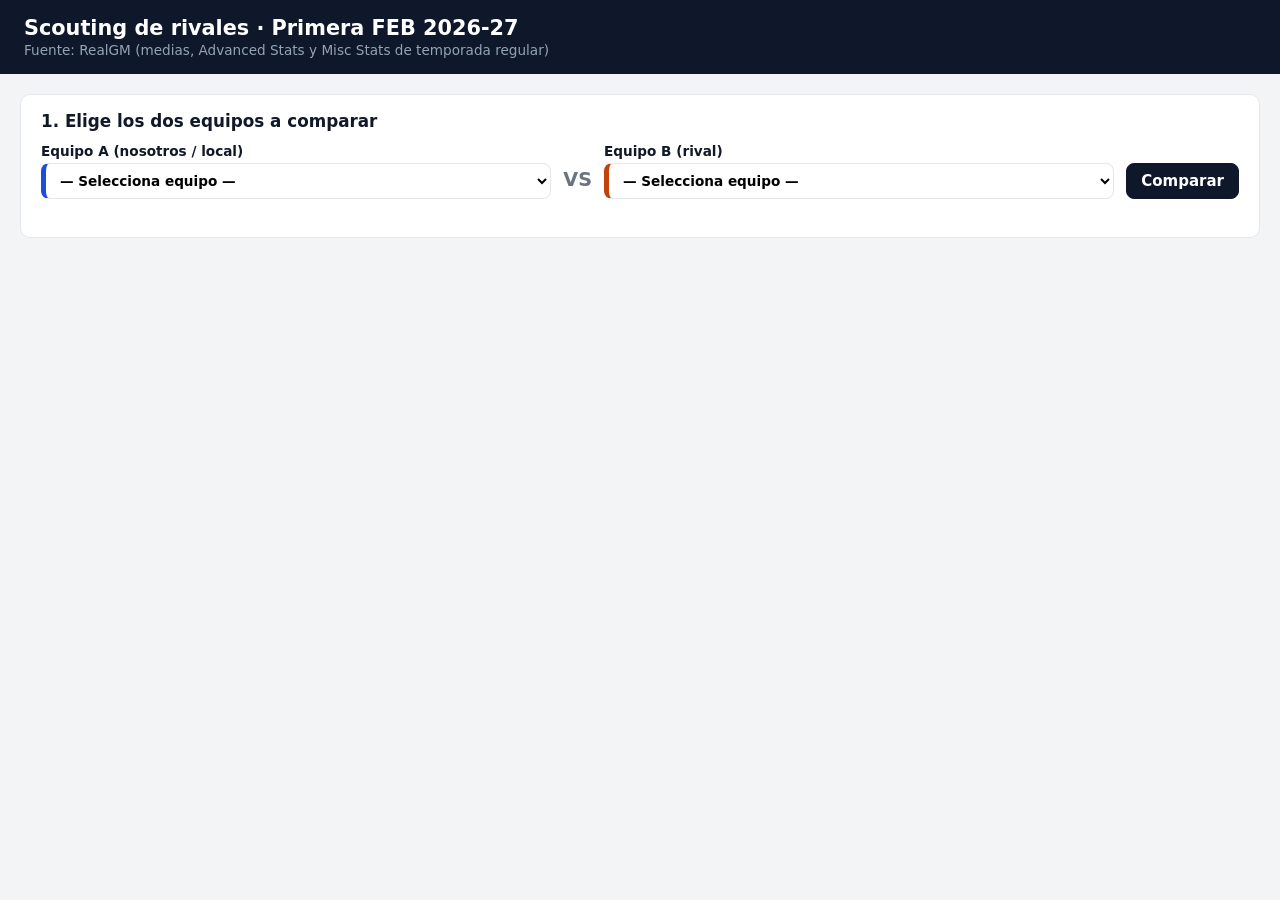
<file: start/index.html>
<!DOCTYPE html>
<html lang="es">
<head>
<meta charset="UTF-8">
<meta name="viewport" content="width=device-width, initial-scale=1">
<title>Scouting Primera FEB</title>
<link rel="stylesheet" href="styles.css">
</head>
<body>

<header class="cabecera">
  <div>
    <h1>Scouting de rivales · Primera FEB 2026-27</h1>
    <p>Fuente: RealGM (medias, Advanced Stats y Misc Stats de temporada regular)</p>
  </div>
</header>

<main id="panel"
      data-equipo-a="" data-equipo-b=""
      data-filtro-posicion="todas" data-vista-equipo="ambos"
      data-orden="" data-direccion="desc"
      data-resaltado="" data-jugadores-visibles="0">

  <section class="tarjeta" aria-labelledby="titulo-equipos">
    <h2 id="titulo-equipos">1. Elige los dos equipos a comparar</h2>
    <form id="form-equipos">
      <label>Equipo A (nosotros / local)
        <select id="sel-equipo-a" name="equipoA" required>
          <option value="">— Selecciona equipo —</option>
          <option value="OCB">Alimerka Oviedo Baloncesto (OCB)</option>
          <option value="MON">Baloncesto Fuenlabrada (MON)</option>
          <option value="MEN">Bàsquet Menorca (MEN)</option>
          <option value="ALB">Buenos Arenas Albacete Basket (ALB)</option>
          <option value="CAJA">Caja 87 (CAJA)</option>
          <option value="GRA">CB Granada (GRA)</option>
          <option value="OUR">Club Ourense Baloncesto (OUR)</option>
          <option value="CCC">Coto Córdoba CB (CCC)</option>
          <option value="GCN">Dreamland Gran Canaria (GCN)</option>
          <option value="PAE">FIBWI Palma (PAE)</option>
          <option value="GBC">Gipuzkoa Basket (GBC)</option>
          <option value="ICE">Grupo Alega Cantabria Estela (ICE)</option>
          <option value="TIZ">Grupo Ureta Tizona Burgos (TIZ)</option>
          <option value="LUC">HLA Alicante (LUC)</option>
          <option value="EST">Movistar Estudiantes (EST)</option>
          <option value="PAL">Palencia Baloncesto (PAL)</option>
          <option value="PBM">Palma Bàsquet Mallorca (PBM)</option>
          <option value="AQU">Zamora Enamora (AQU)</option>
        </select>
      </label>
      <span class="vs" aria-hidden="true">VS</span>
      <label>Equipo B (rival)
        <select id="sel-equipo-b" name="equipoB" required>
          <option value="">— Selecciona equipo —</option>
          <option value="OCB">Alimerka Oviedo Baloncesto (OCB)</option>
          <option value="MON">Baloncesto Fuenlabrada (MON)</option>
          <option value="MEN">Bàsquet Menorca (MEN)</option>
          <option value="ALB">Buenos Arenas Albacete Basket (ALB)</option>
          <option value="CAJA">Caja 87 (CAJA)</option>
          <option value="GRA">CB Granada (GRA)</option>
          <option value="OUR">Club Ourense Baloncesto (OUR)</option>
          <option value="CCC">Coto Córdoba CB (CCC)</option>
          <option value="GCN">Dreamland Gran Canaria (GCN)</option>
          <option value="PAE">FIBWI Palma (PAE)</option>
          <option value="GBC">Gipuzkoa Basket (GBC)</option>
          <option value="ICE">Grupo Alega Cantabria Estela (ICE)</option>
          <option value="TIZ">Grupo Ureta Tizona Burgos (TIZ)</option>
          <option value="LUC">HLA Alicante (LUC)</option>
          <option value="EST">Movistar Estudiantes (EST)</option>
          <option value="PAL">Palencia Baloncesto (PAL)</option>
          <option value="PBM">Palma Bàsquet Mallorca (PBM)</option>
          <option value="AQU">Zamora Enamora (AQU)</option>
        </select>
      </label>
      <button type="submit" class="primario">Comparar</button>
    </form>
    <p class="error" id="error-equipos" role="alert"></p>
  </section>

  <section class="tarjeta" id="seccion-comparativa" aria-labelledby="titulo-comparativa" hidden>
    <h2 id="titulo-comparativa">2. Comparativa de equipos</h2>
    <p class="ayuda" id="ayuda-comparativa"></p>
    <div class="comparativa">
      <article class="equipo-card" data-lado="A" id="card-equipo-a" aria-label="Resumen del equipo A"></article>
      <div class="barras" id="barras-comparativa" role="list" aria-label="Comparación de métricas por partido"></div>
      <article class="equipo-card" data-lado="B" id="card-equipo-b" aria-label="Resumen del equipo B"></article>
    </div>
  </section>

  <section class="tarjeta" id="seccion-duelos" aria-labelledby="titulo-duelos" hidden>
    <h2 id="titulo-duelos">3. Duelos por posición</h2>
    <p class="ayuda">Jugador con más minutos por partido en cada posición (emparejamiento probable).</p>
    <div class="duelos" id="duelos"></div>
  </section>

  <section class="tarjeta" id="seccion-jugadores" aria-labelledby="titulo-jugadores" hidden>
    <h2 id="titulo-jugadores">4. Jugadores</h2>

    <div id="filtros">
      <fieldset>
        <legend>Posición</legend>
        <div class="segmentado" id="botones-posicion" data-control="posicion"></div>
      </fieldset>

      <fieldset>
        <legend>Equipo</legend>
        <div class="segmentado" id="botones-vista" data-control="vista-equipo">
          <button type="button" data-valor="ambos" aria-pressed="true">Ambos</button>
          <button type="button" data-valor="A" aria-pressed="false" id="btn-vista-a">Equipo A</button>
          <button type="button" data-valor="B" aria-pressed="false" id="btn-vista-b">Equipo B</button>
        </div>
      </fieldset>

      <form id="form-orden">
        <label>
          <span>Ordenar por</span>
          <select id="sel-orden" name="metrica" data-control="orden">
            <option value="">Original (equipo, puntos)</option>
            <option value="pj">Partidos jugados</option>
            <option value="min">Minutos</option>
            <option value="pts">Puntos</option>
            <option value="reb">Rebotes</option>
            <option value="ast">Asistencias</option>
            <option value="t3pct">% Triples</option>
            <option value="t3m">Triples anotados</option>
            <option value="rob">Robos</option>
            <option value="tap">Tapones</option>
            <option value="tov">Pérdidas</option>
            <option value="per">PER</option>
            <option value="maxPts">Máx. anotación</option>
          </select>
        </label>
        <label>
          <span>Dirección</span>
          <select id="sel-direccion" name="direccion" data-control="direccion">
            <option value="desc">Mayor a menor</option>
            <option value="asc">Menor a mayor</option>
          </select>
        </label>
        <button type="submit">Ordenar</button>
      </form>

      <label>
        <span>Resaltar jugador</span>
        <input type="search" id="input-resaltar" name="nombre" list="lista-jugadores"
               placeholder="Nombre del jugador" autocomplete="off" data-control="resaltar">
        <datalist id="lista-jugadores"></datalist>
      </label>

      <button type="button" id="btn-limpiar">Limpiar filtros</button>
    </div>

    <p class="estado" id="estado" role="status" aria-live="polite"></p>

    <div class="tabla-contenedor">
      <table id="tabla-jugadores" data-componente="tabla-jugadores">
        <caption>Medias por partido. Pulsa una cabecera para ordenar.</caption>
        <thead>
          <tr id="fila-cabecera"></tr>
        </thead>
        <tbody id="cuerpo-tabla"></tbody>
      </table>
    </div>
  </section>
</main>

<script src="app.js"></script>
</body>
</html>
</file>
<file: agent-ready/styles.css>
:root {
  --fondo: #f3f4f6;
  --panel: #ffffff;
  --texto: #111827;
  --suave: #6b7280;
  --borde: #e5e7eb;
  --a: #1d4ed8;
  --a-claro: #dbeafe;
  --b: #c2410c;
  --b-claro: #ffedd5;
  --resaltado: #fde047;
  --cabecera: #0f172a;
  --radio: 10px;
}
* { box-sizing: border-box; }
body {
  margin: 0;
  font-family: system-ui, -apple-system, "Segoe UI", Roboto, sans-serif;
  background: var(--fondo);
  color: var(--texto);
  font-size: 15px;
}
header.cabecera {
  background: var(--cabecera);
  color: #fff;
  padding: 16px 24px;
  display: flex;
  flex-wrap: wrap;
  gap: 16px;
  align-items: center;
  justify-content: space-between;
}
header.cabecera h1 { margin: 0; font-size: 1.3rem; }
header.cabecera p { margin: 2px 0 0; color: #94a3b8; font-size: .85rem; }

main { max-width: 1400px; margin: 0 auto; padding: 20px; display: grid; gap: 20px; }
section.tarjeta {
  background: var(--panel);
  border: 1px solid var(--borde);
  border-radius: var(--radio);
  padding: 16px 20px;
}
section.tarjeta > h2 { margin: 0 0 12px; font-size: 1.05rem; }
.ayuda { color: var(--suave); font-size: .85rem; margin: 0 0 12px; }

#form-equipos {
  display: grid;
  grid-template-columns: 1fr auto 1fr auto;
  gap: 12px;
  align-items: end;
}
#form-equipos label { display: grid; gap: 4px; font-weight: 600; font-size: .85rem; }
#form-equipos .vs { font-weight: 800; font-size: 1.2rem; padding-bottom: 8px; color: var(--suave); }
select, input, button { font: inherit; }
select, input[type="search"] {
  padding: 8px 10px;
  border: 1px solid var(--borde);
  border-radius: 8px;
  background: #fff;
  min-width: 0;
}
#sel-equipo-a { border-left: 5px solid var(--a); }
#sel-equipo-b { border-left: 5px solid var(--b); }
button {
  padding: 8px 14px;
  border-radius: 8px;
  border: 1px solid var(--borde);
  background: #fff;
  cursor: pointer;
}
button.primario { background: var(--cabecera); color: #fff; border-color: var(--cabecera); font-weight: 600; }
button:hover { filter: brightness(.95); }
.error { color: #b91c1c; font-size: .9rem; margin: 8px 0 0; min-height: 1em; }

.comparativa {
  display: grid;
  grid-template-columns: 1fr 1.4fr 1fr;
  gap: 20px;
  align-items: start;
}
.equipo-card { border-radius: var(--radio); padding: 14px; }
.equipo-card[data-lado="A"] { background: var(--a-claro); border-top: 5px solid var(--a); }
.equipo-card[data-lado="B"] { background: var(--b-claro); border-top: 5px solid var(--b); }
.equipo-card h3 { margin: 0 0 4px; font-size: 1rem; }
.equipo-card .meta { color: var(--suave); font-size: .8rem; margin: 0 0 10px; }
.equipo-card dl { margin: 0; display: grid; grid-template-columns: auto 1fr; gap: 4px 10px; font-size: .85rem; }
.equipo-card dt { color: var(--suave); }
.equipo-card dd { margin: 0; font-weight: 600; }

.barras { display: grid; gap: 8px; }
.barra-fila {
  display: grid;
  grid-template-columns: 52px 1fr 110px 1fr 52px;
  align-items: center;
  gap: 6px;
  font-size: .85rem;
}
.barra-fila .valor { font-variant-numeric: tabular-nums; }
.barra-fila .valor.a { text-align: right; }
.barra-fila .etiqueta { text-align: center; color: var(--suave); font-size: .8rem; }
.barra-fila .pista { height: 12px; background: var(--fondo); border-radius: 6px; overflow: hidden; display: flex; }
.barra-fila .pista.a { justify-content: flex-end; }
.barra-fila .relleno.a { background: var(--a); }
.barra-fila .relleno.b { background: var(--b); }
.barra-fila .relleno { height: 100%; border-radius: 6px; transition: width .3s; }
.barra-fila[data-ventaja="A"] .valor.a,
.barra-fila[data-ventaja="B"] .valor.b { font-weight: 800; }

.duelos { display: grid; gap: 8px; }
.duelo {
  display: grid;
  grid-template-columns: 1fr 90px 1fr;
  gap: 8px;
  align-items: stretch;
}
.duelo .pos {
  display: flex; align-items: center; justify-content: center;
  font-weight: 700; font-size: .85rem; color: var(--suave);
  text-align: center;
}
.jugador-mini {
  border: 1px solid var(--borde);
  border-radius: 8px;
  padding: 8px 10px;
  font-size: .85rem;
  background: #fff;
}
.jugador-mini[data-lado="A"] { border-left: 4px solid var(--a); }
.jugador-mini[data-lado="B"] { border-left: 4px solid var(--b); text-align: right; border-left: 1px solid var(--borde); border-right: 4px solid var(--b); }
.jugador-mini strong { display: block; }
.jugador-mini span { color: var(--suave); }
.jugador-mini.vacio { color: var(--suave); font-style: italic; }

#filtros {
  display: flex;
  flex-wrap: wrap;
  gap: 16px;
  align-items: end;
}
fieldset { border: 0; padding: 0; margin: 0; display: grid; gap: 4px; }
legend, #filtros label > span { font-weight: 600; font-size: .85rem; padding: 0; }
#filtros label { display: grid; gap: 4px; }
#form-orden { display: flex; flex-wrap: wrap; gap: 8px; align-items: end; }
form:tool-form-active { outline: 2px dashed var(--a); outline-offset: 6px; border-radius: 4px; }
button:tool-submit-active { box-shadow: 0 0 0 3px var(--resaltado); }
.segmentado { display: flex; flex-wrap: wrap; gap: 4px; }
.segmentado button[aria-pressed="true"] { background: var(--cabecera); color: #fff; border-color: var(--cabecera); }

.tabla-contenedor { overflow-x: auto; }
table { width: 100%; border-collapse: collapse; font-size: .88rem; }
caption { text-align: left; color: var(--suave); padding-bottom: 8px; font-size: .85rem; }
th, td { padding: 7px 8px; border-bottom: 1px solid var(--borde); text-align: right; white-space: nowrap; }
th:nth-child(-n+3), td:nth-child(-n+3) { text-align: left; }
thead th { position: sticky; top: 0; background: #f9fafb; }
thead th button { border: 0; background: none; padding: 0; font-weight: 700; cursor: pointer; }
thead th[aria-sort="descending"] button::after { content: " ▼"; }
thead th[aria-sort="ascending"] button::after { content: " ▲"; }
tbody tr[data-lado="A"] td:first-child { border-left: 4px solid var(--a); }
tbody tr[data-lado="B"] td:first-child { border-left: 4px solid var(--b); }
.chip { display: inline-block; padding: 1px 7px; border-radius: 999px; font-size: .75rem; font-weight: 700; }
.chip.A { background: var(--a-claro); color: var(--a); }
.chip.B { background: var(--b-claro); color: var(--b); }

.resaltado,
tbody tr.resaltado td {
  background: var(--resaltado) !important;
}
tbody tr.resaltado { outline: 3px solid #ca8a04; outline-offset: -3px; animation: pulso 1.2s ease-in-out 2; }
.jugador-mini.resaltado { outline: 3px solid #ca8a04; }
@keyframes pulso { 50% { filter: brightness(1.15); } }

.estado { font-size: .85rem; color: var(--suave); margin: 0 0 8px; }
[hidden] { display: none !important; }

@media (max-width: 900px) {
  .comparativa { grid-template-columns: 1fr; }
  #form-equipos { grid-template-columns: 1fr; }
  #form-equipos .vs { padding: 0; text-align: center; }
  .barra-fila { grid-template-columns: 44px 1fr 80px 1fr 44px; }
}
</file>
<file: start/styles.css>
:root {
  --fondo: #f3f4f6;
  --panel: #ffffff;
  --texto: #111827;
  --suave: #6b7280;
  --borde: #e5e7eb;
  --a: #1d4ed8;
  --a-claro: #dbeafe;
  --b: #c2410c;
  --b-claro: #ffedd5;
  --resaltado: #fde047;
  --cabecera: #0f172a;
  --radio: 10px;
}
* { box-sizing: border-box; }
body {
  margin: 0;
  font-family: system-ui, -apple-system, "Segoe UI", Roboto, sans-serif;
  background: var(--fondo);
  color: var(--texto);
  font-size: 15px;
}
header.cabecera {
  background: var(--cabecera);
  color: #fff;
  padding: 16px 24px;
  display: flex;
  flex-wrap: wrap;
  gap: 16px;
  align-items: center;
  justify-content: space-between;
}
header.cabecera h1 { margin: 0; font-size: 1.3rem; }
header.cabecera p { margin: 2px 0 0; color: #94a3b8; font-size: .85rem; }

main { max-width: 1400px; margin: 0 auto; padding: 20px; display: grid; gap: 20px; }
section.tarjeta {
  background: var(--panel);
  border: 1px solid var(--borde);
  border-radius: var(--radio);
  padding: 16px 20px;
}
section.tarjeta > h2 { margin: 0 0 12px; font-size: 1.05rem; }
.ayuda { color: var(--suave); font-size: .85rem; margin: 0 0 12px; }

#form-equipos {
  display: grid;
  grid-template-columns: 1fr auto 1fr auto;
  gap: 12px;
  align-items: end;
}
#form-equipos label { display: grid; gap: 4px; font-weight: 600; font-size: .85rem; }
#form-equipos .vs { font-weight: 800; font-size: 1.2rem; padding-bottom: 8px; color: var(--suave); }
select, input, button { font: inherit; }
select, input[type="search"] {
  padding: 8px 10px;
  border: 1px solid var(--borde);
  border-radius: 8px;
  background: #fff;
  min-width: 0;
}
#sel-equipo-a { border-left: 5px solid var(--a); }
#sel-equipo-b { border-left: 5px solid var(--b); }
button {
  padding: 8px 14px;
  border-radius: 8px;
  border: 1px solid var(--borde);
  background: #fff;
  cursor: pointer;
}
button.primario { background: var(--cabecera); color: #fff; border-color: var(--cabecera); font-weight: 600; }
button:hover { filter: brightness(.95); }
.error { color: #b91c1c; font-size: .9rem; margin: 8px 0 0; min-height: 1em; }

.comparativa {
  display: grid;
  grid-template-columns: 1fr 1.4fr 1fr;
  gap: 20px;
  align-items: start;
}
.equipo-card { border-radius: var(--radio); padding: 14px; }
.equipo-card[data-lado="A"] { background: var(--a-claro); border-top: 5px solid var(--a); }
.equipo-card[data-lado="B"] { background: var(--b-claro); border-top: 5px solid var(--b); }
.equipo-card h3 { margin: 0 0 4px; font-size: 1rem; }
.equipo-card .meta { color: var(--suave); font-size: .8rem; margin: 0 0 10px; }
.equipo-card dl { margin: 0; display: grid; grid-template-columns: auto 1fr; gap: 4px 10px; font-size: .85rem; }
.equipo-card dt { color: var(--suave); }
.equipo-card dd { margin: 0; font-weight: 600; }

.barras { display: grid; gap: 8px; }
.barra-fila {
  display: grid;
  grid-template-columns: 52px 1fr 110px 1fr 52px;
  align-items: center;
  gap: 6px;
  font-size: .85rem;
}
.barra-fila .valor { font-variant-numeric: tabular-nums; }
.barra-fila .valor.a { text-align: right; }
.barra-fila .etiqueta { text-align: center; color: var(--suave); font-size: .8rem; }
.barra-fila .pista { height: 12px; background: var(--fondo); border-radius: 6px; overflow: hidden; display: flex; }
.barra-fila .pista.a { justify-content: flex-end; }
.barra-fila .relleno.a { background: var(--a); }
.barra-fila .relleno.b { background: var(--b); }
.barra-fila .relleno { height: 100%; border-radius: 6px; transition: width .3s; }
.barra-fila[data-ventaja="A"] .valor.a,
.barra-fila[data-ventaja="B"] .valor.b { font-weight: 800; }

.duelos { display: grid; gap: 8px; }
.duelo {
  display: grid;
  grid-template-columns: 1fr 90px 1fr;
  gap: 8px;
  align-items: stretch;
}
.duelo .pos {
  display: flex; align-items: center; justify-content: center;
  font-weight: 700; font-size: .85rem; color: var(--suave);
  text-align: center;
}
.jugador-mini {
  border: 1px solid var(--borde);
  border-radius: 8px;
  padding: 8px 10px;
  font-size: .85rem;
  background: #fff;
}
.jugador-mini[data-lado="A"] { border-left: 4px solid var(--a); }
.jugador-mini[data-lado="B"] { border-left: 4px solid var(--b); text-align: right; border-left: 1px solid var(--borde); border-right: 4px solid var(--b); }
.jugador-mini strong { display: block; }
.jugador-mini span { color: var(--suave); }
.jugador-mini.vacio { color: var(--suave); font-style: italic; }

#filtros {
  display: flex;
  flex-wrap: wrap;
  gap: 16px;
  align-items: end;
}
fieldset { border: 0; padding: 0; margin: 0; display: grid; gap: 4px; }
legend, #filtros label > span { font-weight: 600; font-size: .85rem; padding: 0; }
#filtros label { display: grid; gap: 4px; }
#form-orden { display: flex; flex-wrap: wrap; gap: 8px; align-items: end; }
form:tool-form-active { outline: 2px dashed var(--a); outline-offset: 6px; border-radius: 4px; }
button:tool-submit-active { box-shadow: 0 0 0 3px var(--resaltado); }
.segmentado { display: flex; flex-wrap: wrap; gap: 4px; }
.segmentado button[aria-pressed="true"] { background: var(--cabecera); color: #fff; border-color: var(--cabecera); }

.tabla-contenedor { overflow-x: auto; }
table { width: 100%; border-collapse: collapse; font-size: .88rem; }
caption { text-align: left; color: var(--suave); padding-bottom: 8px; font-size: .85rem; }
th, td { padding: 7px 8px; border-bottom: 1px solid var(--borde); text-align: right; white-space: nowrap; }
th:nth-child(-n+3), td:nth-child(-n+3) { text-align: left; }
thead th { position: sticky; top: 0; background: #f9fafb; }
thead th button { border: 0; background: none; padding: 0; font-weight: 700; cursor: pointer; }
thead th[aria-sort="descending"] button::after { content: " ▼"; }
thead th[aria-sort="ascending"] button::after { content: " ▲"; }
tbody tr[data-lado="A"] td:first-child { border-left: 4px solid var(--a); }
tbody tr[data-lado="B"] td:first-child { border-left: 4px solid var(--b); }
.chip { display: inline-block; padding: 1px 7px; border-radius: 999px; font-size: .75rem; font-weight: 700; }
.chip.A { background: var(--a-claro); color: var(--a); }
.chip.B { background: var(--b-claro); color: var(--b); }

.resaltado,
tbody tr.resaltado td {
  background: var(--resaltado) !important;
}
tbody tr.resaltado { outline: 3px solid #ca8a04; outline-offset: -3px; animation: pulso 1.2s ease-in-out 2; }
.jugador-mini.resaltado { outline: 3px solid #ca8a04; }
@keyframes pulso { 50% { filter: brightness(1.15); } }

.estado { font-size: .85rem; color: var(--suave); margin: 0 0 8px; }
[hidden] { display: none !important; }

@media (max-width: 900px) {
  .comparativa { grid-template-columns: 1fr; }
  #form-equipos { grid-template-columns: 1fr; }
  #form-equipos .vs { padding: 0; text-align: center; }
  .barra-fila { grid-template-columns: 44px 1fr 80px 1fr 44px; }
}
</file>
